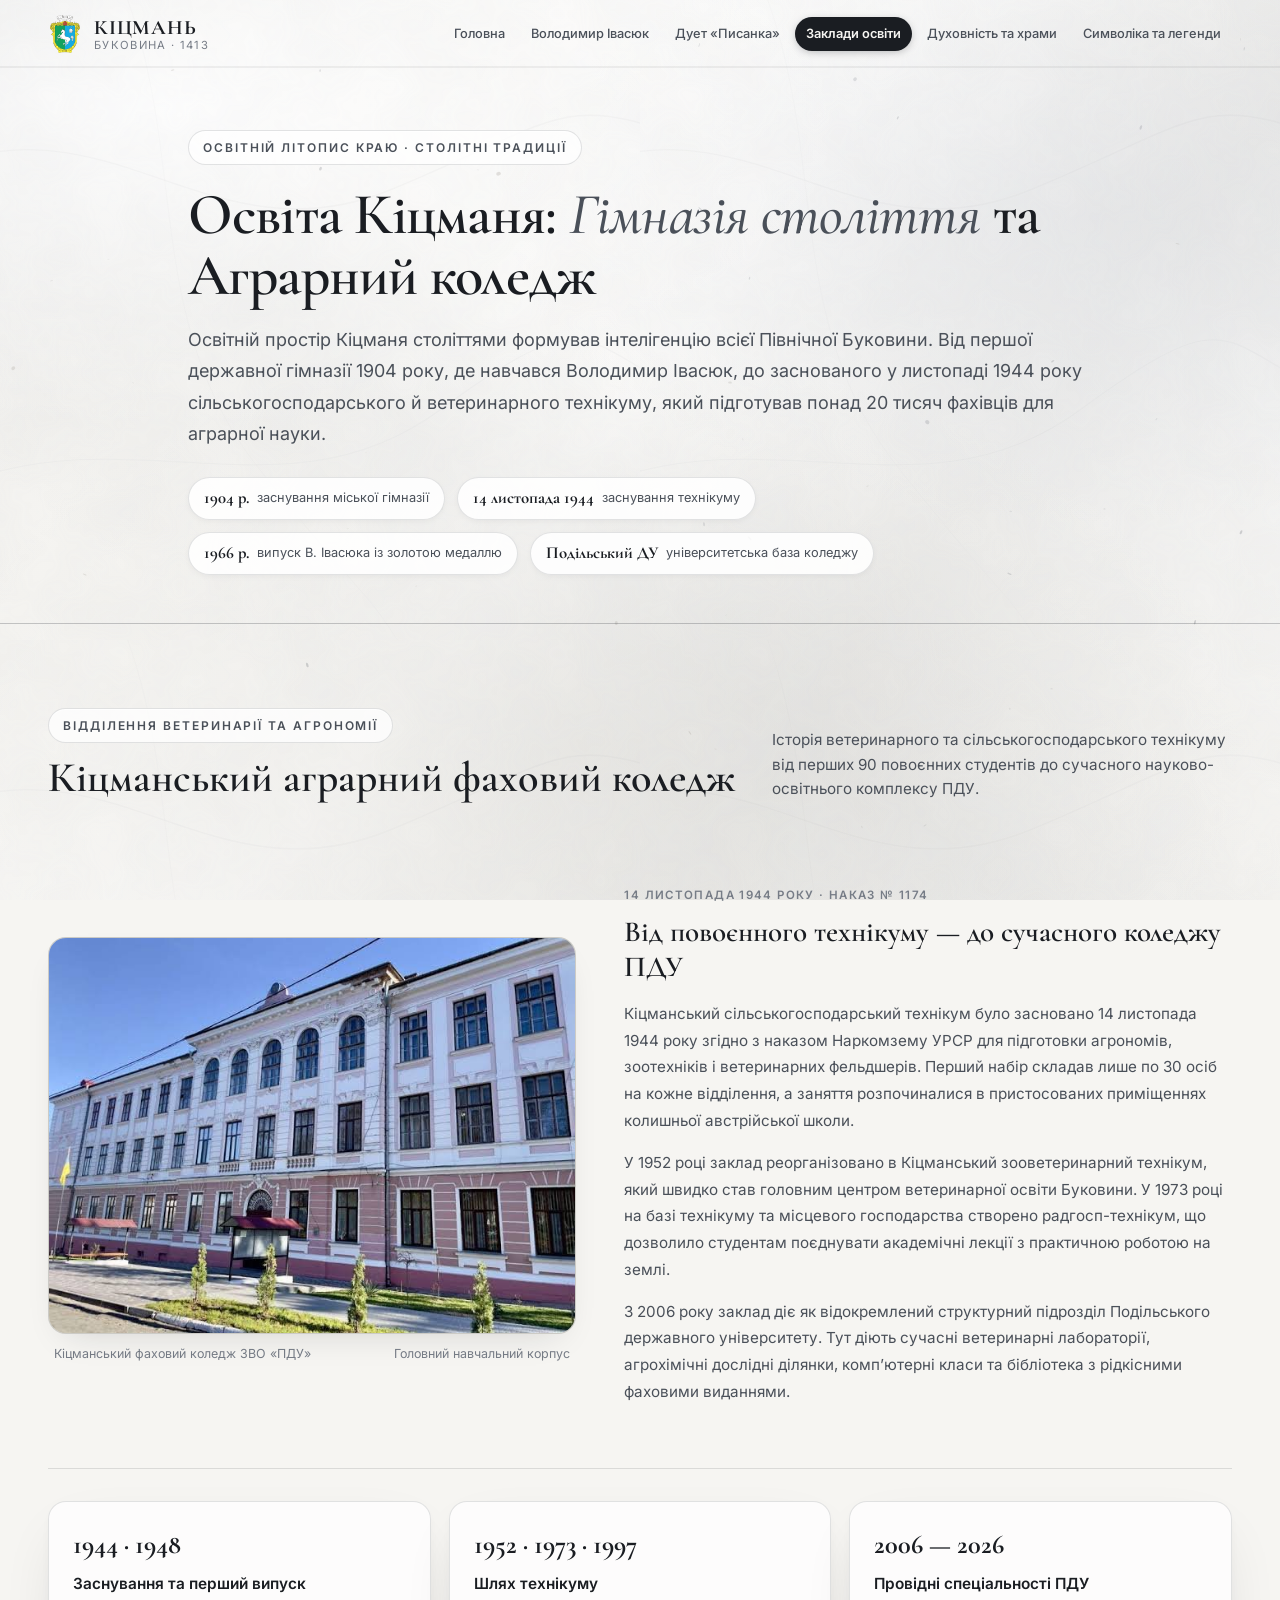
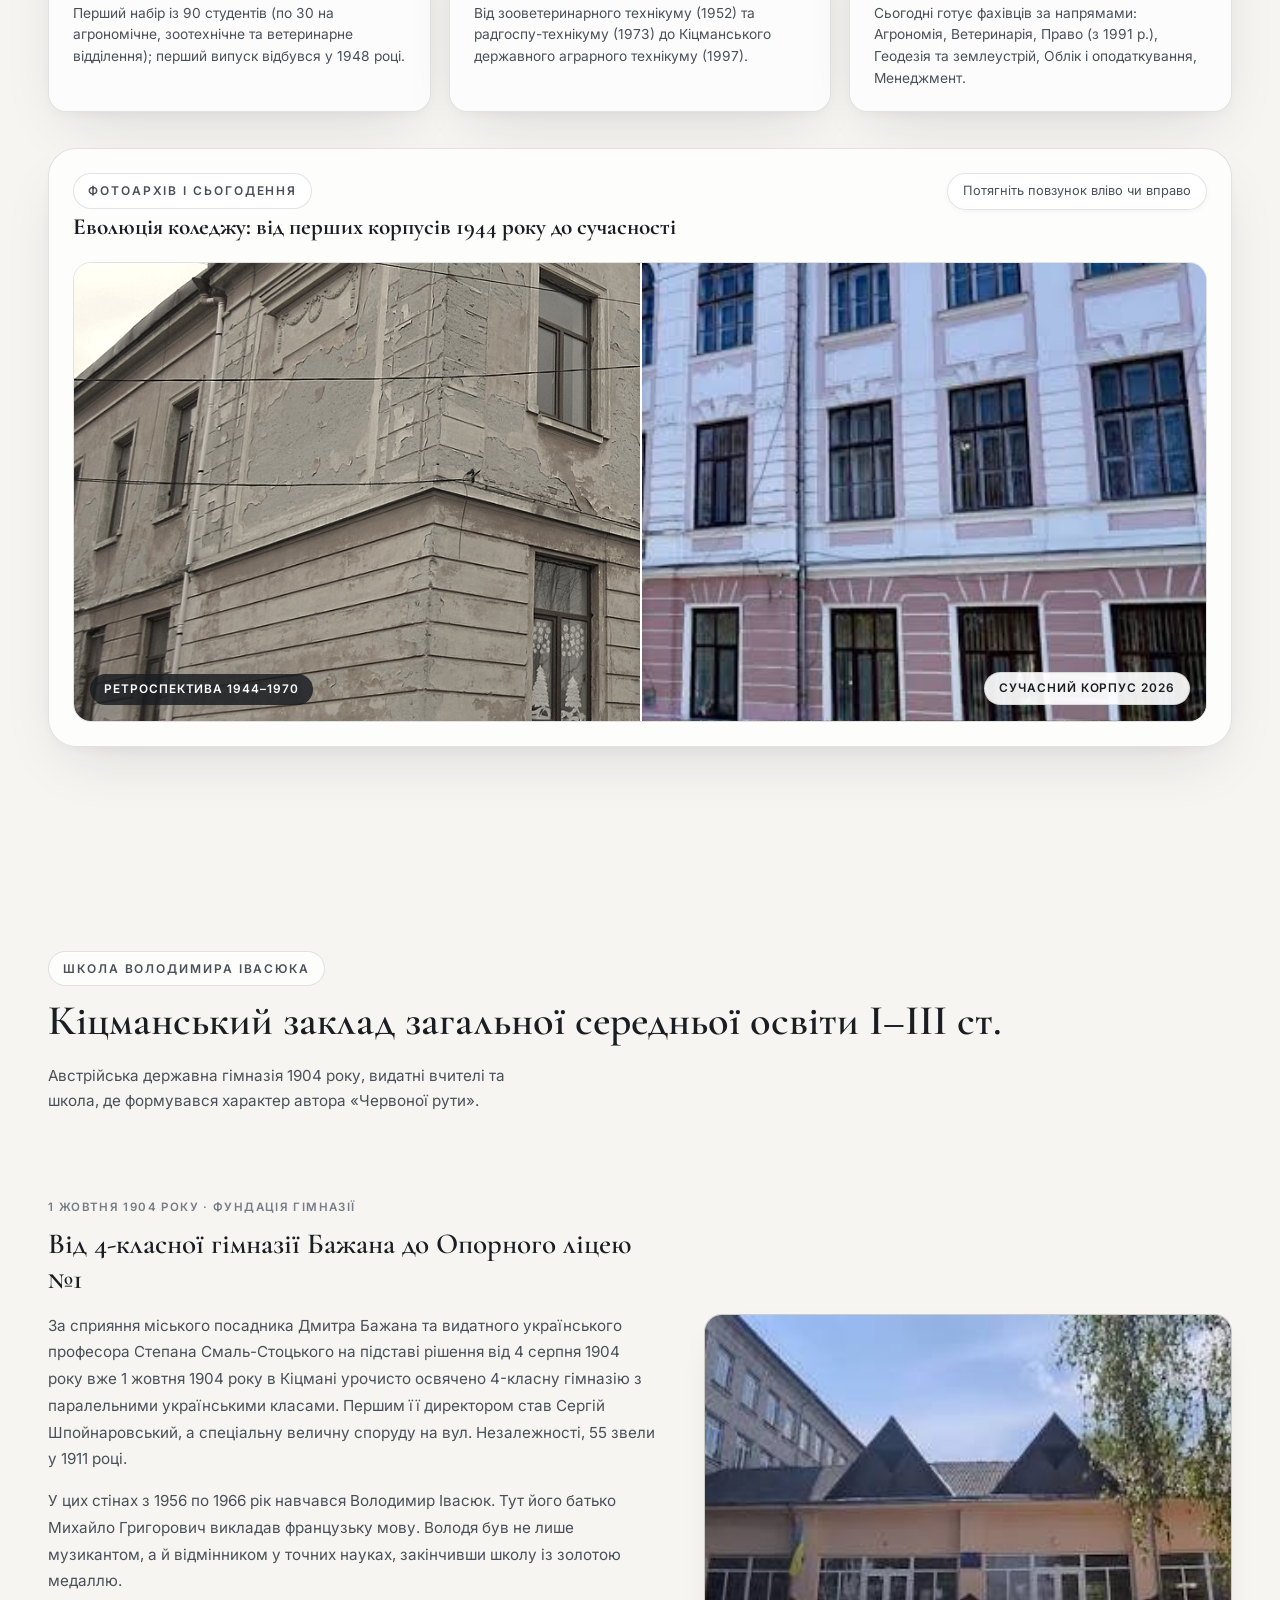
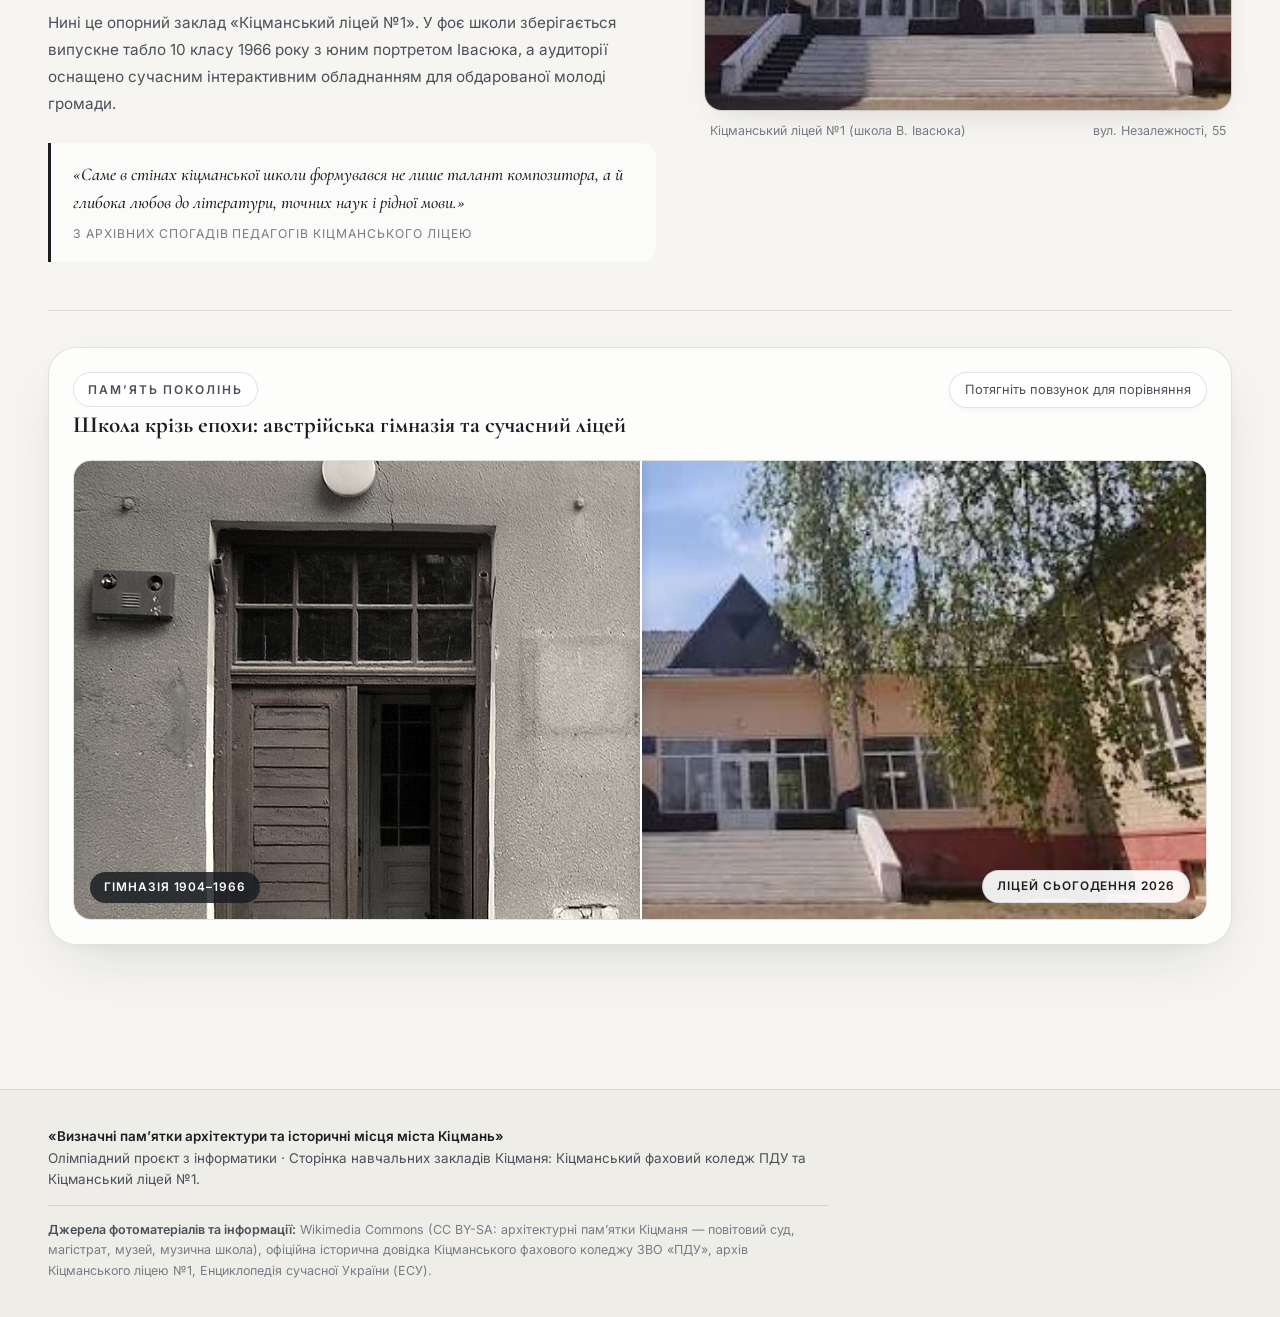
<file: education.html>
<!DOCTYPE html>
<html lang="uk">
  <head>
    <meta charset="UTF-8" />
    <meta name="viewport" content="width=device-width, initial-scale=1.0" />
    <title>Заклади освіти Кіцманя — Коледж та Гімназія | Визначні місця Кіцманя</title>
    <meta
      name="description"
      content="Історія освітніх закладів Кіцманя: Аграрний фаховий коледж (веттехнікум 1944 р.) та Кіцманський ліцей (гімназія 1904 р., де вчився В. Івасюк). Фотографії було і зараз."
    />
    <link rel="stylesheet" href="css/fonts.css" />
    <link rel="stylesheet" href="css/styles.css" />
  </head>
  <body>
    <div class="marble-canvas-bg" aria-hidden="true"></div>
    <div class="marble-veins-overlay" aria-hidden="true"></div>
    <canvas id="antique-ash-canvas" class="antique-ash-canvas" aria-hidden="true"></canvas>

    <!-- Fixed Marble Header -->
    <header class="topbar" id="topbar">
      <div class="container topbar-inner">
        <a href="index.html" class="brand-mark" aria-label="На головну сторінку Кіцманя">
          <img
            src="images/kitsman-herb.png"
            alt="Герб міста Кіцмань"
            class="brand-crest"
          />
          <span class="brand-text">
            <span class="brand-title">Кіцмань</span>
            <span class="brand-sub">Буковина · 1413</span>
          </span>
        </a>

        <nav class="topnav" aria-label="Головна навігація">
          <a href="index.html">Головна</a>
          <a href="ivasyuk.html">Володимир Івасюк</a>
          <a href="pysanka.html">Дует «Писанка»</a>
          <a href="education.html" class="is-current">Заклади освіти</a>
          <a href="spirituality.html">Духовність та храми</a>
          <a href="symbols.html">Символіка та легенди</a>
        </nav>
      </div>
      <div class="scroll-progress-track" aria-hidden="true">
        <div class="scroll-progress-bar" id="scroll-progress-bar"></div>
      </div>
    </header>

    <main>
      <!-- Subpage Hero -->
      <section class="subpage-hero" aria-label="Заклади освіти міста Кіцмань">
        <div class="container subpage-hero-grid subpage-hero-grid--single">
          <div class="subpage-editorial reveal-on-scroll">
            <span class="stone-kicker">ОСВІТНІЙ ЛІТОПИС КРАЮ · СТОЛІТНІ ТРАДИЦІЇ</span>
            <h1 class="hero-title">
              Освіта Кіцманя: <em>Гімназія століття</em> та Аграрний коледж
            </h1>
            <p class="subpage-lead">
              Освітній простір Кіцманя століттями формував інтелігенцію всієї
              Північної Буковини. Від першої державної гімназії 1904 року, де
              навчався Володимир Івасюк, до заснованого у листопаді 1944 року
              сільськогосподарського й ветеринарного технікуму, який підготував
              понад 20 тисяч фахівців для аграрної науки.
            </p>

            <div class="subpage-pill-stats">
              <span class="stat-pill">
                <strong>1904 р.</strong> заснування міської гімназії
              </span>
              <span class="stat-pill">
                <strong>14 листопада 1944</strong> заснування технікуму
              </span>
              <span class="stat-pill">
                <strong>1966 р.</strong> випуск В. Івасюка із золотою медаллю
              </span>
              <span class="stat-pill">
                <strong>Подільський ДУ</strong> університетська база коледжу
              </span>
            </div>
          </div>
        </div>
      </section>

      <!-- Section 1: Kitsman Agrarian College (former Zoo-Veterinary Tekhnikum) -->
      <section class="section-block" id="college">
        <div class="container">
          <div class="section-header reveal-on-scroll">
            <div>
              <span class="stone-kicker">ВІДДІЛЕННЯ ВЕТЕРИНАРІЇ ТА АГРОНОМІЇ</span>
              <h2 class="section-title">Кіцманський аграрний фаховий коледж</h2>
            </div>
            <p class="section-subtitle">
              Історія ветеринарного та сільськогосподарського технікуму від
              перших 90 повоєнних студентів до сучасного науково-освітнього
              комплексу ПДУ.
            </p>
          </div>

          <article class="story-diptych reveal-on-scroll">
            <figure class="story-frame">
              <div class="story-media-wrap">
                <img
                  src="images/kitsman-college-real.jpg"
                  alt="Головний корпус Кіцманського фахового коледжу ЗВО «ПДУ»"
                  loading="lazy"
                />
              </div>
              <figcaption>
                <span>Кіцманський фаховий коледж ЗВО «ПДУ»</span>
                <span>Головний навчальний корпус</span>
              </figcaption>
            </figure>

            <div class="story-body">
              <span class="story-meta-badge">14 ЛИСТОПАДА 1944 РОКУ · НАКАЗ № 1174</span>
              <h3>Від повоєнного технікуму — до сучасного коледжу ПДУ</h3>
              <p>
                Кіцманський сільськогосподарський технікум було засновано 14
                листопада 1944 року згідно з наказом Наркомзему УРСР для
                підготовки агрономів, зоотехніків і ветеринарних фельдшерів.
                Перший набір складав лише по 30 осіб на кожне відділення, а
                заняття розпочиналися в пристосованих приміщеннях колишньої
                австрійської школи.
              </p>
              <p>
                У 1952 році заклад реорганізовано в Кіцманський зооветеринарний
                технікум, який швидко став головним центром ветеринарної освіти
                Буковини. У 1973 році на базі технікуму та місцевого господарства
                створено радгосп-технікум, що дозволило студентам поєднувати
                академічні лекції з практичною роботою на землі.
              </p>
              <p>
                З 2006 року заклад діє як відокремлений структурний підрозділ
                Подільського державного університету. Тут діють сучасні
                ветеринарні лабораторії, агрохімічні дослідні ділянки,
                комп’ютерні класи та бібліотека з рідкісними фаховими виданнями.
              </p>
            </div>
          </article>

          <div class="bento-facts-strip reveal-on-scroll" style="margin-bottom: 36px;">
            <div class="bento-fact-card">
              <span class="bento-fact-year">1944 · 1948</span>
              <h4>Заснування та перший випуск</h4>
              <p>Перший набір із 90 студентів (по 30 на агрономічне, зоотехнічне та ветеринарне відділення); перший випуск відбувся у 1948 році.</p>
            </div>
            <div class="bento-fact-card">
              <span class="bento-fact-year">1952 · 1973 · 1997</span>
              <h4>Шлях технікуму</h4>
              <p>Від зооветеринарного технікуму (1952) та радгоспу-технікуму (1973) до Кіцманського державного аграрного технікуму (1997).</p>
            </div>
            <div class="bento-fact-card">
              <span class="bento-fact-year">2006 — 2026</span>
              <h4>Провідні спеціальності ПДУ</h4>
              <p>Сьогодні готує фахівців за напрямами: Агрономія, Ветеринарія, Право (з 1991 р.), Геодезія та землеустрій, Облік і оподаткування, Менеджмент.</p>
            </div>
          </div>

          <!-- Interactive Comparison Box for College -->
          <div class="compare-container reveal-on-scroll">
            <div class="compare-head">
              <div>
                <span class="stone-kicker">ФОТОАРХІВ І СЬОГОДЕННЯ</span>
                <h3 style="margin: 0; font-family: var(--font-serif); font-size: 1.45rem;">
                  Еволюція коледжу: від перших корпусів 1944 року до сучасності
                </h3>
              </div>
              <span class="stat-pill">Потягніть повзунок вліво чи вправо</span>
            </div>

            <div class="compare-stage">
              <!-- Before (Historical Archive) -->
              <div class="compare-pane compare-pane--before">
                <img
                  src="images/povitovyi-sud.jpg"
                  alt="Історичний вигляд Кіцманського сільськогосподарського технікуму"
                />
              </div>

              <!-- After (Modern Campus) -->
              <div class="compare-pane compare-pane--after">
                <img
                  src="images/kitsman-college-real.jpg"
                  alt="Сучасний корпус Кіцманського фахового коледжу"
                />
              </div>

              <div class="compare-handle-line"></div>
              <div class="compare-handle-btn" aria-hidden="true">↔</div>

              <span class="compare-badge compare-badge--left">Ретроспектива 1944–1970</span>
              <span class="compare-badge compare-badge--right">Сучасний корпус 2026</span>

              <input
                type="range"
                min="0"
                max="100"
                value="50"
                class="compare-range"
                aria-label="Порівняння історичного та сучасного вигляду коледжу"
              />
            </div>
          </div>
        </div>
      </section>

      <!-- Section 2: Kitsman Gymnasium / Lyceum -->
      <section class="section-block" id="school">
        <div class="container">
          <div class="section-header reveal-on-scroll">
            <div>
              <span class="stone-kicker">ШКОЛА ВОЛОДИМИРА ІВАСЮКА</span>
              <h2 class="section-title">Кіцманський заклад загальної середньої освіти I–III ст.</h2>
            </div>
            <p class="section-subtitle">
              Австрійська державна гімназія 1904 року, видатні вчителі та школа,
              де формувався характер автора «Червоної рути».
            </p>
          </div>

          <article class="story-diptych story-diptych--reverse reveal-on-scroll">
            <figure class="story-frame">
              <div class="story-media-wrap">
                <img
                  src="images/kitsman-school-real.jpg"
                  alt="Опорний заклад «Кіцманський ліцей №1» — головний корпус"
                  loading="lazy"
                />
              </div>
              <figcaption>
                <span>Кіцманський ліцей №1 (школа В. Івасюка)</span>
                <span>вул. Незалежності, 55</span>
              </figcaption>
            </figure>

            <div class="story-body">
              <span class="story-meta-badge">1 ЖОВТНЯ 1904 РОКУ · ФУНДАЦІЯ ГІМНАЗІЇ</span>
              <h3>Від 4-класної гімназії Бажана до Опорного ліцею №1</h3>
              <p>
                За сприяння міського посадника Дмитра Бажана та видатного
                українського професора Степана Смаль-Стоцького на підставі рішення
                від 4 серпня 1904 року вже 1 жовтня 1904 року в Кіцмані урочисто
                освячено 4-класну гімназію з паралельними українськими класами.
                Першим її директором став Сергій Шпойнаровський, а спеціальну
                величну споруду на вул. Незалежності, 55 звели у 1911 році.
              </p>
              <p>
                У цих стінах з 1956 по 1966 рік навчався Володимир Івасюк. Тут
                його батько Михайло Григорович викладав французьку мову. Володя
                був не лише музикантом, а й відмінником у точних науках,
                закінчивши школу із золотою медаллю.
              </p>
              <p>
                Нині це опорний заклад «Кіцманський ліцей №1». У фоє школи
                зберігається випускне табло 10 класу 1966 року з юним портретом
                Івасюка, а аудиторії оснащено сучасним інтерактивним обладнанням
                для обдарованої молоді громади.
              </p>
              <blockquote class="editorial-pullquote">
                «Саме в стінах кіцманської школи формувався не лише талант композитора, а й глибока любов до літератури, точних наук і рідної мови.»
                <cite>З архівних спогадів педагогів Кіцманського ліцею</cite>
              </blockquote>
            </div>
          </article>

          <!-- Interactive Comparison Box for School -->
          <div class="compare-container reveal-on-scroll">
            <div class="compare-head">
              <div>
                <span class="stone-kicker">ПАМ’ЯТЬ ПОКОЛІНЬ</span>
                <h3 style="margin: 0; font-family: var(--font-serif); font-size: 1.45rem;">
                  Школа крізь епохи: австрійська гімназія та сучасний ліцей
                </h3>
              </div>
              <span class="stat-pill">Потягніть повзунок для порівняння</span>
            </div>

            <div class="compare-stage">
              <!-- Before (Historical Archive) -->
              <div class="compare-pane compare-pane--before">
                <img
                  src="images/museum.jpg"
                  alt="Старовинний корпус Кіцманської гімназії"
                />
              </div>

              <!-- After (Modern School) -->
              <div class="compare-pane compare-pane--after">
                <img
                  src="images/kitsman-school-real.jpg"
                  alt="Сучасний Кіцманський ліцей №1"
                />
              </div>

              <div class="compare-handle-line"></div>
              <div class="compare-handle-btn" aria-hidden="true">↔</div>

              <span class="compare-badge compare-badge--left">Гімназія 1904–1966</span>
              <span class="compare-badge compare-badge--right">Ліцей сьогодення 2026</span>

              <input
                type="range"
                min="0"
                max="100"
                value="50"
                class="compare-range"
                aria-label="Порівняння історичного та сучасного вигляду школи"
              />
            </div>
          </div>
        </div>
      </section>
    </main>

    <footer class="site-footer">
      <div class="container footer-inner">
        <div class="footer-meta">
          <strong>«Визначні пам’ятки архітектури та історичні місця міста Кіцмань»</strong>
          <br />
          Олімпіадний проєкт з інформатики · Сторінка навчальних закладів Кіцманя: Кіцманський фаховий коледж ПДУ та Кіцманський ліцей №1.
          <div class="footer-sources">
            <strong>Джерела фотоматеріалів та інформації:</strong>
            Wikimedia Commons (CC BY-SA: архітектурні пам’ятки Кіцманя — повітовий суд, магістрат, музей, музична школа), офіційна історична довідка Кіцманського фахового коледжу ЗВО «ПДУ», архів Кіцманського ліцею №1, Енциклопедія сучасної України (ЕСУ).
          </div>
        </div>
      </div>
    </footer>

    <script src="js/ash-particles.js"></script>
    <script src="js/data.js"></script>
    <script src="js/main.js"></script>
  </body>
</html>
</file>
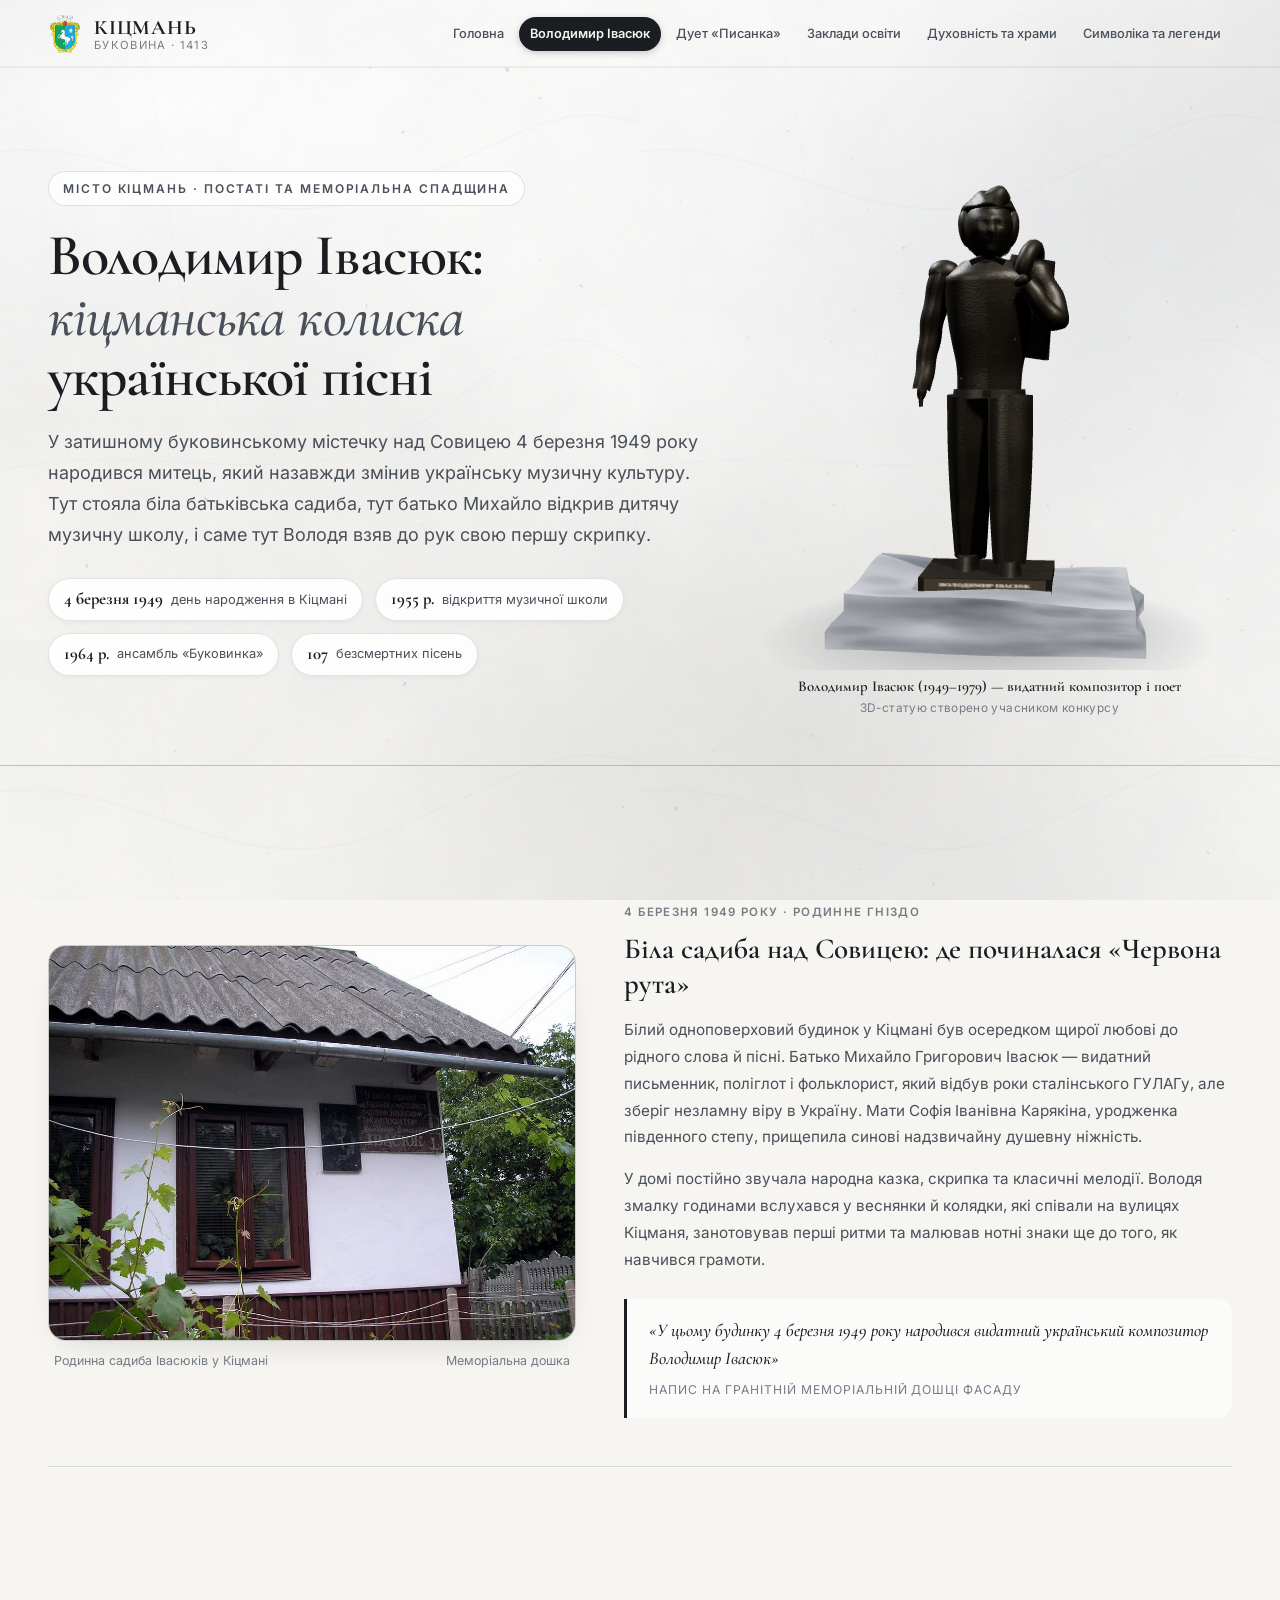
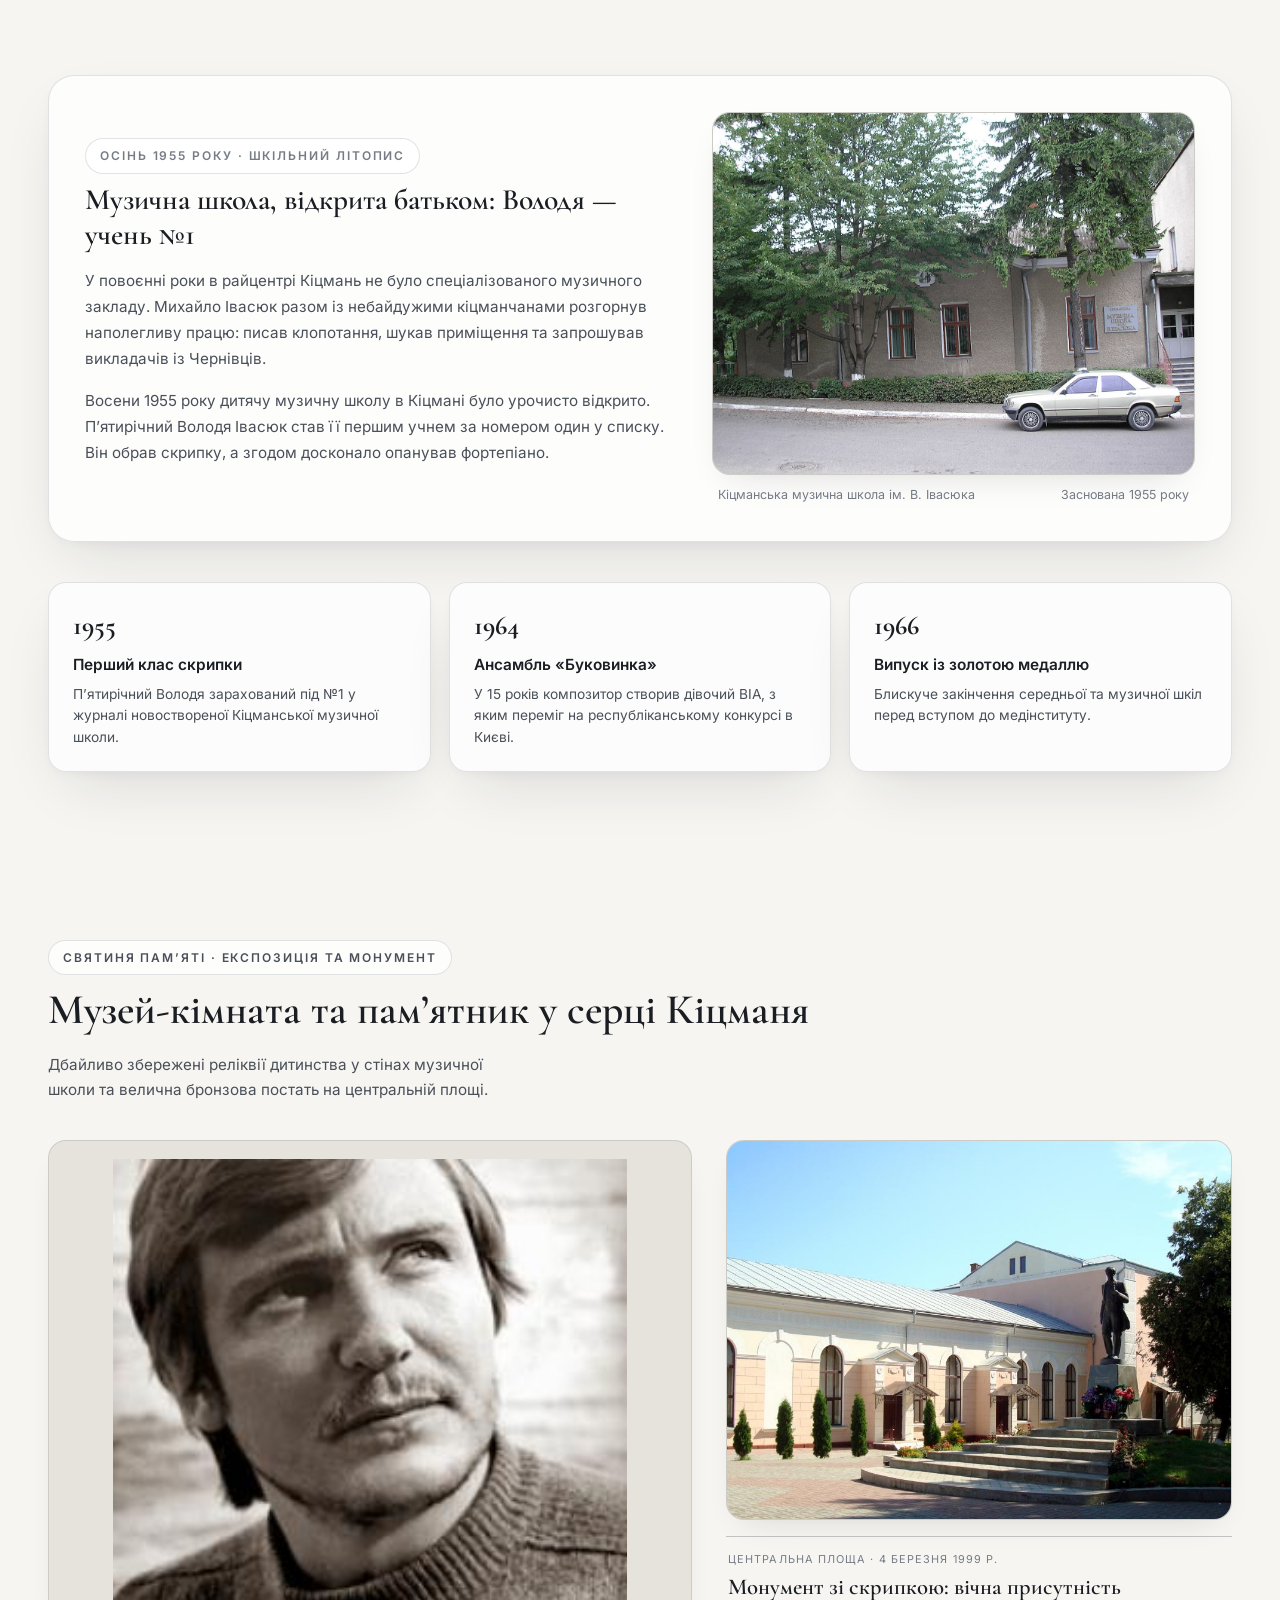
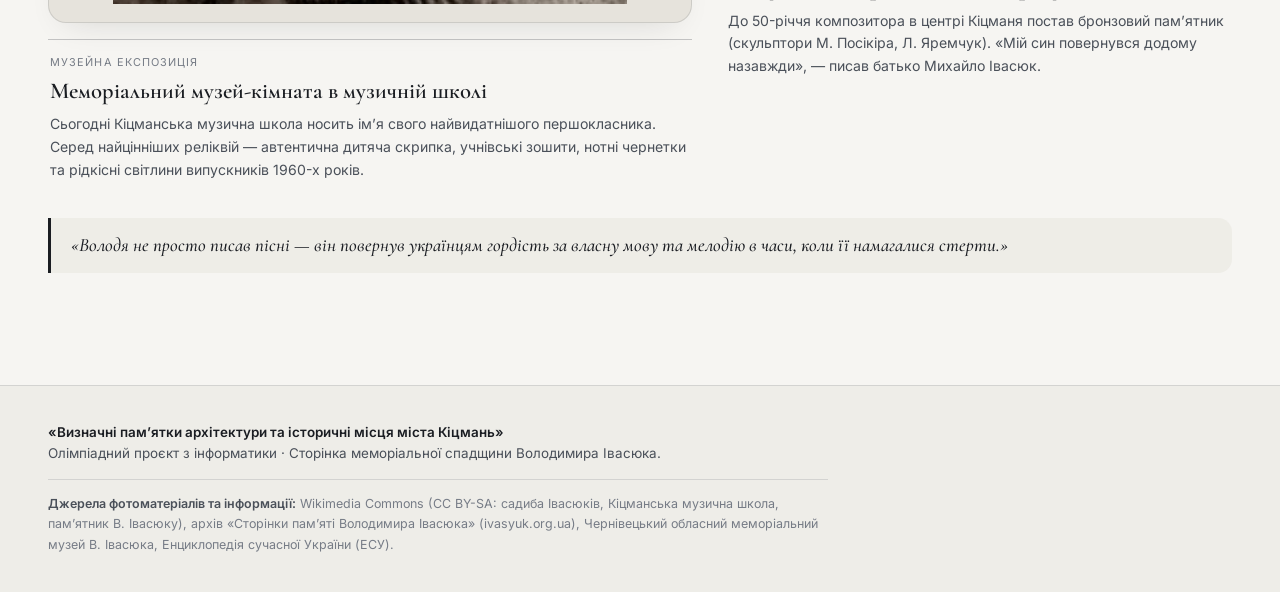
<file: ivasyuk.html>
<!DOCTYPE html>
<html lang="uk">
  <head>
    <meta charset="UTF-8" />
    <meta name="viewport" content="width=device-width, initial-scale=1.0" />
    <title>Володимир Івасюк — Кіцманська колиска генія | Визначні місця Кіцманя</title>
    <meta
      name="description"
      content="Родинна садиба, дитяча музична школа та меморіальний музей Володимира Івасюка в Кіцмані. Інтерактивна 3D-модель та історія становлення композитора."
    />
    <link rel="stylesheet" href="css/fonts.css" />
    <link rel="stylesheet" href="css/styles.css" />
  </head>
  <body>
    <div class="marble-canvas-bg" aria-hidden="true"></div>
    <div class="marble-veins-overlay" aria-hidden="true"></div>
    <canvas id="antique-ash-canvas" class="antique-ash-canvas" aria-hidden="true"></canvas>

    <!-- Fixed Marble Header -->
    <header class="topbar" id="topbar">
      <div class="container topbar-inner">
        <a href="index.html" class="brand-mark" aria-label="На головну сторінку Кіцманя">
          <img
            src="images/kitsman-herb.png"
            alt="Герб міста Кіцмань"
            class="brand-crest"
          />
          <span class="brand-text">
            <span class="brand-title">Кіцмань</span>
            <span class="brand-sub">Буковина · 1413</span>
          </span>
        </a>

        <nav class="topnav" aria-label="Головна навігація">
          <a href="index.html">Головна</a>
          <a href="ivasyuk.html" class="is-current">Володимир Івасюк</a>
          <a href="pysanka.html">Дует «Писанка»</a>
          <a href="education.html">Заклади освіти</a>
          <a href="spirituality.html">Духовність та храми</a>
          <a href="symbols.html">Символіка та легенди</a>
        </nav>
      </div>
      <div class="scroll-progress-track" aria-hidden="true">
        <div class="scroll-progress-bar" id="scroll-progress-bar"></div>
      </div>
    </header>

    <main>
      <!-- Subpage Hero with Subtle Cursor-Reacting 3D Model -->
      <section class="subpage-hero" aria-label="Володимир Івасюк — Кіцманська спадщина">
        <div class="container subpage-hero-grid">
          <div class="subpage-editorial reveal-on-scroll">
            <span class="stone-kicker">МІСТО КІЦМАНЬ · ПОСТАТІ ТА МЕМОРІАЛЬНА СПАДЩИНА</span>
            <h1 class="hero-title">
              Володимир Івасюк: <em>кіцманська колиска</em> української пісні
            </h1>
            <p class="subpage-lead">
              У затишному буковинському містечку над Совицею 4 березня 1949 року
              народився митець, який назавжди змінив українську музичну культуру.
              Тут стояла біла батьківська садиба, тут батько Михайло відкрив
              дитячу музичну школу, і саме тут Володя взяв до рук свою першу скрипку.
            </p>

            <div class="subpage-pill-stats">
              <span class="stat-pill">
                <strong>4 березня 1949</strong> день народження в Кіцмані
              </span>
              <span class="stat-pill">
                <strong>1955 р.</strong> відкриття музичної школи
              </span>
              <span class="stat-pill">
                <strong>1964 р.</strong> ансамбль «Буковинка»
              </span>
              <span class="stat-pill">
                <strong>107</strong> безсмертних пісень
              </span>
            </div>
          </div>

          <!-- 3D Statue (Same monument from main page, cursor-follow mode) -->
          <div class="ivasyuk-3d-col reveal-on-scroll">
            <div class="ivasyuk-3d-stage" id="ivasyuk-3d-stage"></div>
            <div class="statue-caption-note">
              <span class="statue-caption-name">Володимир Івасюк (1949–1979) — видатний композитор і поет</span>
              <span class="statue-caption-author">3D-статую створено учасником конкурсу</span>
            </div>
          </div>
        </div>
      </section>

      <!-- Section 1: The Family House -->
      <section class="section-block" id="house">
        <div class="container">
          <article class="story-diptych reveal-on-scroll">
            <figure class="story-frame">
              <div class="story-media-wrap">
                <img
                  src="images/ivasiuk-house.jpg"
                  alt="Родинний будинок Володимира Івасюка в Кіцмані"
                  loading="lazy"
                />
              </div>
              <figcaption>
                <span>Родинна садиба Івасюків у Кіцмані</span>
                <span>Меморіальна дошка</span>
              </figcaption>
            </figure>

            <div class="story-body">
              <span class="story-meta-badge">4 БЕРЕЗНЯ 1949 РОКУ · РОДИННЕ ГНІЗДО</span>
              <h3>Біла садиба над Совицею: де починалася «Червона рута»</h3>
              <p>
                Білий одноповерховий будинок у Кіцмані був осередком щирої
                любові до рідного слова й пісні. Батько Михайло Григорович Івасюк
                — видатний письменник, поліглот і фольклорист, який відбув роки
                сталінського ГУЛАГу, але зберіг незламну віру в Україну. Мати
                Софія Іванівна Карякіна, уродженка південного степу, прищепила
                синові надзвичайну душевну ніжність.
              </p>
              <p>
                У домі постійно звучала народна казка, скрипка та класичні
                мелодії. Володя змалку годинами вслухався у веснянки й колядки,
                які співали на вулицях Кіцманя, занотовував перші ритми та малював
                нотні знаки ще до того, як навчився грамоти.
              </p>
              <blockquote class="editorial-pullquote">
                «У цьому будинку 4 березня 1949 року народився видатний український композитор Володимир Івасюк»
                <cite>Напис на гранітній меморіальній дошці фасаду</cite>
              </blockquote>
            </div>
          </article>
        </div>
      </section>

      <!-- Section 2: Music School founded by Father (Contrasting Dark Spotlight + Bento Strip) -->
      <section class="section-block" id="music-school">
        <div class="container">
          <article class="archive-spotlight reveal-on-scroll">
            <div class="story-body">
              <span class="stone-kicker">ОСІНЬ 1955 РОКУ · ШКІЛЬНИЙ ЛІТОПИС</span>
              <h3>Музична школа, відкрита батьком: Володя — учень №1</h3>
              <p>
                У повоєнні роки в райцентрі Кіцмань не було спеціалізованого
                музичного закладу. Михайло Івасюк разом із небайдужими
                кіцманчанами розгорнув наполегливу працю: писав клопотання,
                шукав приміщення та запрошував викладачів із Чернівців.
              </p>
              <p>
                Восени 1955 року дитячу музичну школу в Кіцмані було урочисто
                відкрито. П’ятирічний Володя Івасюк став її першим учнем за
                номером один у списку. Він обрав скрипку, а згодом досконало
                опанував фортепіано.
              </p>
            </div>

            <figure class="story-frame">
              <div class="story-media-wrap">
                <img
                  src="images/music-school.jpg"
                  alt="Кіцманська дитяча музична школа імені Володимира Івасюка"
                  loading="lazy"
                />
              </div>
              <figcaption>
                <span>Кіцманська музична школа ім. В. Івасюка</span>
                <span>Заснована 1955 року</span>
              </figcaption>
            </figure>
          </article>

          <div class="bento-facts-strip reveal-on-scroll">
            <div class="bento-fact-card">
              <span class="bento-fact-year">1955</span>
              <h4>Перший клас скрипки</h4>
              <p>П’ятирічний Володя зарахований під №1 у журналі новоствореної Кіцманської музичної школи.</p>
            </div>
            <div class="bento-fact-card">
              <span class="bento-fact-year">1964</span>
              <h4>Ансамбль «Буковинка»</h4>
              <p>У 15 років композитор створив дівочий ВІА, з яким переміг на республіканському конкурсі в Києві.</p>
            </div>
            <div class="bento-fact-card">
              <span class="bento-fact-year">1966</span>
              <h4>Випуск із золотою медаллю</h4>
              <p>Блискуче закінчення середньої та музичної шкіл перед вступом до медінституту.</p>
            </div>
          </div>
        </div>
      </section>

      <!-- Section 3: Memorial Museum Room & Monument Gallery -->
      <section class="section-block" id="museum-room">
        <div class="container">
          <div class="section-header reveal-on-scroll">
            <div>
              <span class="stone-kicker">СВЯТИНЯ ПАМ’ЯТІ · ЕКСПОЗИЦІЯ ТА МОНУМЕНТ</span>
              <h2 class="section-title">Музей-кімната та пам’ятник у серці Кіцманя</h2>
            </div>
            <p class="section-subtitle">
              Дбайливо збережені реліквії дитинства у стінах музичної школи та велична бронзова постать на центральній площі.
            </p>
          </div>

          <div class="heritage-duo reveal-on-scroll">
            <article class="heritage-card">
              <div class="heritage-card-media heritage-card-media--contain">
                <img
                  src="images/ivasyuk-portrait.jpg"
                  alt="Володимир Івасюк — архівний портрет композитора"
                  loading="lazy"
                />
              </div>
              <div class="heritage-card-body">
                <span class="spec-label">МУЗЕЙНА ЕКСПОЗИЦІЯ</span>
                <h3>Меморіальний музей-кімната в музичній школі</h3>
                <p>
                  Сьогодні Кіцманська музична школа носить ім’я свого найвидатнішого першокласника. Серед найцінніших реліквій — автентична дитяча скрипка, учнівські зошити, нотні чернетки та рідкісні світлини випускників 1960-х років.
                </p>
              </div>
            </article>

            <article class="heritage-card">
              <div class="heritage-card-media">
                <img
                  src="images/ivasiuk-monument-2.jpg"
                  alt="Бронзовий монумент Володимиру Івасюку в центрі Кіцманя"
                  loading="lazy"
                />
              </div>
              <div class="heritage-card-body">
                <span class="spec-label">ЦЕНТРАЛЬНА ПЛОЩА · 4 БЕРЕЗНЯ 1999 Р.</span>
                <h3>Монумент зі скрипкою: вічна присутність</h3>
                <p>
                  До 50-річчя композитора в центрі Кіцманя постав бронзовий пам’ятник (скульптори М. Посікіра, Л. Яремчук). «Мій син повернувся додому назавжди», — писав батько Михайло Івасюк.
                </p>
              </div>
            </article>
          </div>

          <blockquote class="essay-quote reveal-on-scroll" style="margin-top: 36px;">
            «Володя не просто писав пісні — він повернув українцям гордість за власну мову та мелодію в часи, коли її намагалися стерти.»
          </blockquote>
        </div>
      </section>
    </main>

    <footer class="site-footer">
      <div class="container footer-inner">
        <div class="footer-meta">
          <strong>«Визначні пам’ятки архітектури та історичні місця міста Кіцмань»</strong>
          <br />
          Олімпіадний проєкт з інформатики · Сторінка меморіальної спадщини Володимира Івасюка.
          <div class="footer-sources">
            <strong>Джерела фотоматеріалів та інформації:</strong>
            Wikimedia Commons (CC BY-SA: садиба Івасюків, Кіцманська музична школа, пам’ятник В. Івасюку), архів «Сторінки пам’яті Володимира Івасюка» (ivasyuk.org.ua), Чернівецький обласний меморіальний музей В. Івасюка, Енциклопедія сучасної України (ЕСУ).
          </div>
        </div>
      </div>
    </footer>

    <script src="js/vendor/three.min.js"></script>
    <script src="js/ash-particles.js"></script>
    <script src="js/data.js"></script>
    <script src="js/statue3d.js"></script>
    <script src="js/main.js"></script>
  </body>
</html>
</file>
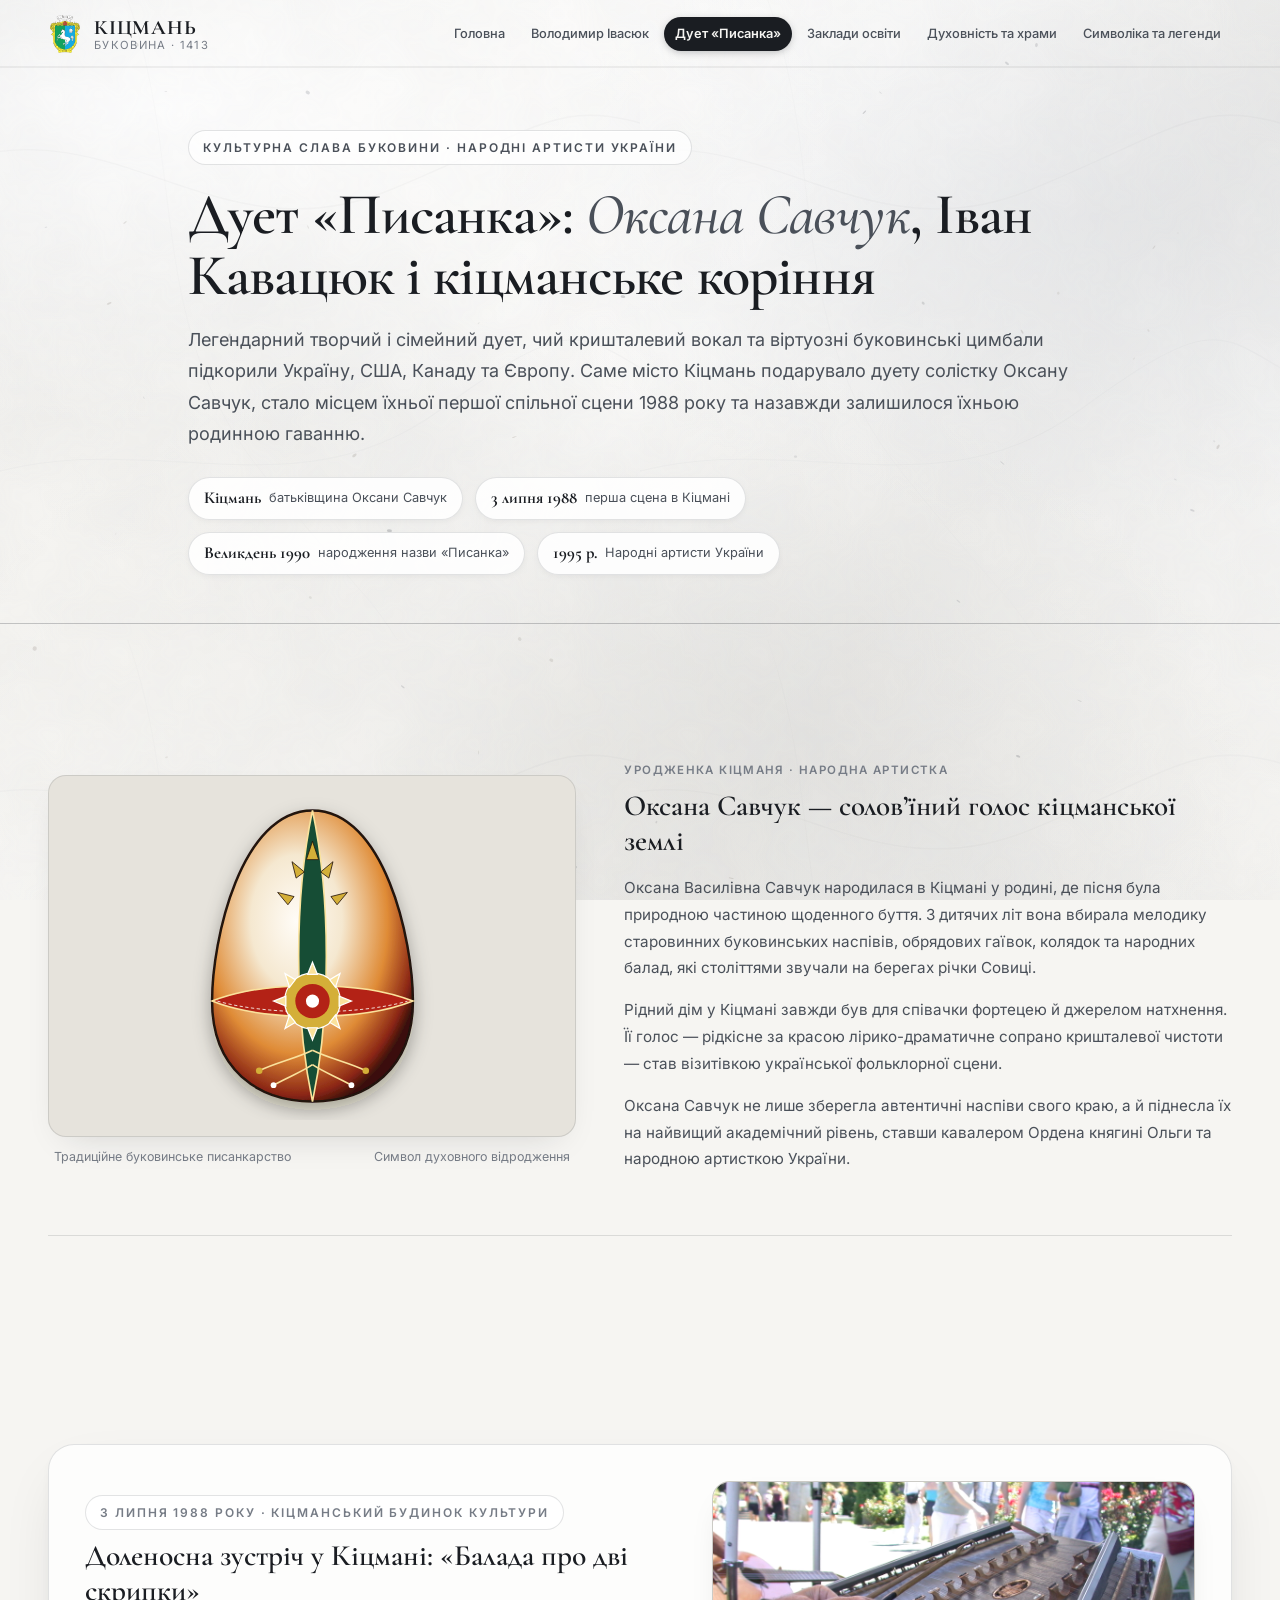
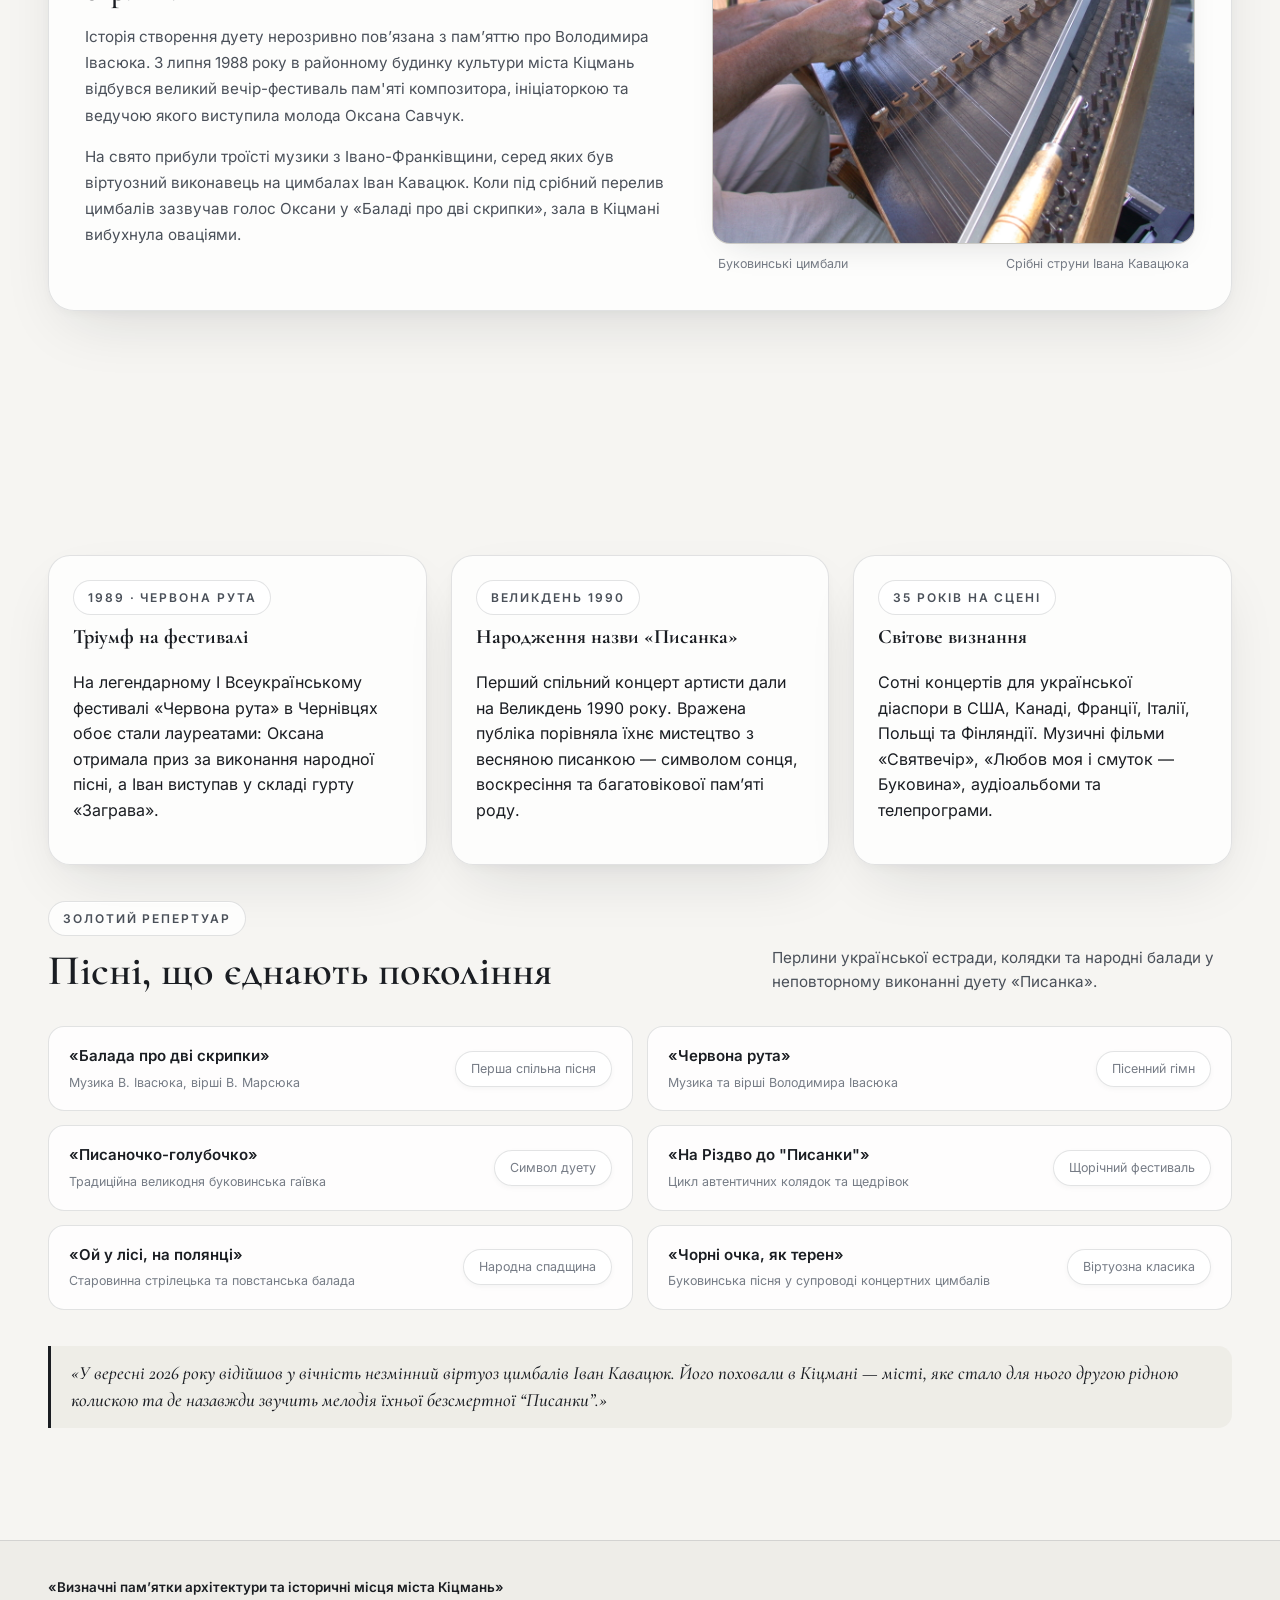
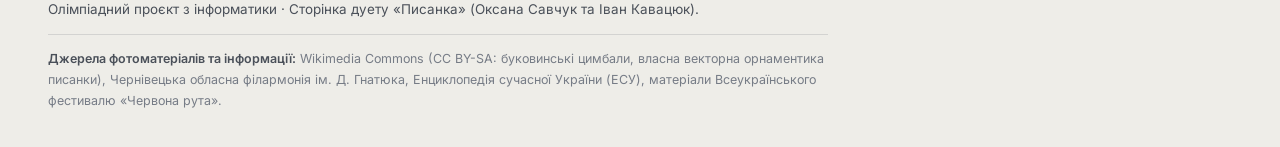
<file: pysanka.html>
<!DOCTYPE html>
<html lang="uk">
  <head>
    <meta charset="UTF-8" />
    <meta name="viewport" content="width=device-width, initial-scale=1.0" />
    <title>Дует «Писанка» — Оксана Савчук та Іван Кавацюк | Визначні місця Кіцманя</title>
    <meta
      name="description"
      content="Історія легендарного дуету «Писанка». Оксана Савчук з Кіцманя, Іван Кавацюк, перша зустріч 1988 року в Кіцмані, цимбали, пісні та світове визнання."
    />
    <link rel="stylesheet" href="css/fonts.css" />
    <link rel="stylesheet" href="css/styles.css" />
  </head>
  <body>
    <div class="marble-canvas-bg" aria-hidden="true"></div>
    <div class="marble-veins-overlay" aria-hidden="true"></div>
    <canvas id="antique-ash-canvas" class="antique-ash-canvas" aria-hidden="true"></canvas>

    <!-- Fixed Marble Header -->
    <header class="topbar" id="topbar">
      <div class="container topbar-inner">
        <a href="index.html" class="brand-mark" aria-label="На головну сторінку Кіцманя">
          <img
            src="images/kitsman-herb.png"
            alt="Герб міста Кіцмань"
            class="brand-crest"
          />
          <span class="brand-text">
            <span class="brand-title">Кіцмань</span>
            <span class="brand-sub">Буковина · 1413</span>
          </span>
        </a>

        <nav class="topnav" aria-label="Головна навігація">
          <a href="index.html">Головна</a>
          <a href="ivasyuk.html">Володимир Івасюк</a>
          <a href="pysanka.html" class="is-current">Дует «Писанка»</a>
          <a href="education.html">Заклади освіти</a>
          <a href="spirituality.html">Духовність та храми</a>
          <a href="symbols.html">Символіка та легенди</a>
        </nav>
      </div>
      <div class="scroll-progress-track" aria-hidden="true">
        <div class="scroll-progress-bar" id="scroll-progress-bar"></div>
      </div>
    </header>

    <main>
      <!-- Subpage Hero -->
      <section class="subpage-hero" aria-label="Дует «Писанка»">
        <div class="container subpage-hero-grid subpage-hero-grid--single">
          <div class="subpage-editorial reveal-on-scroll">
            <span class="stone-kicker">КУЛЬТУРНА СЛАВА БУКОВИНИ · НАРОДНІ АРТИСТИ УКРАЇНИ</span>
            <h1 class="hero-title">
              Дует «Писанка»: <em>Оксана Савчук</em>, Іван Кавацюк і кіцманське коріння
            </h1>
            <p class="subpage-lead">
              Легендарний творчий і сімейний дует, чий кришталевий вокал та
              віртуозні буковинські цимбали підкорили Україну, США, Канаду та Європу.
              Саме місто Кіцмань подарувало дуету солістку Оксану Савчук, стало місцем
              їхньої першої спільної сцени 1988 року та назавжди залишилося їхньою
              родинною гаванню.
            </p>

            <div class="subpage-pill-stats">
              <span class="stat-pill">
                <strong>Кіцмань</strong> батьківщина Оксани Савчук
              </span>
              <span class="stat-pill">
                <strong>3 липня 1988</strong> перша сцена в Кіцмані
              </span>
              <span class="stat-pill">
                <strong>Великдень 1990</strong> народження назви «Писанка»
              </span>
              <span class="stat-pill">
                <strong>1995 р.</strong> Народні артисти України
              </span>
            </div>
          </div>
        </div>
      </section>

      <!-- Section 1: Oksana Savchuk -->
      <section class="section-block" id="oksana-savchuk">
        <div class="container">
          <article class="story-diptych reveal-on-scroll">
            <figure class="story-frame story-frame--contain">
              <div class="story-media-wrap">
                <img
                  src="images/pysanka-ornament.svg"
                  alt="Традиційна буковинська писанка — символ дуету"
                  loading="lazy"
                />
              </div>
              <figcaption>
                <span>Традиційне буковинське писанкарство</span>
                <span>Символ духовного відродження</span>
              </figcaption>
            </figure>

            <div class="story-body">
              <span class="story-meta-badge">УРОДЖЕНКА КІЦМАНЯ · НАРОДНА АРТИСТКА</span>
              <h3>Оксана Савчук — солов’їний голос кіцманської землі</h3>
              <p>
                Оксана Василівна Савчук народилася в Кіцмані у родині, де пісня
                була природною частиною щоденного буття. З дитячих літ вона
                вбирала мелодику старовинних буковинських наспівів, обрядових
                гаївок, колядок та народних балад, які століттями звучали на
                берегах річки Совиці.
              </p>
              <p>
                Рідний дім у Кіцмані завжди був для співачки фортецею й джерелом
                натхнення. Її голос — рідкісне за красою лірико-драматичне
                сопрано кришталевої чистоти — став візитівкою української
                фольклорної сцени.
              </p>
              <p>
                Оксана Савчук не лише зберегла автентичні наспіви свого краю, а
                й піднесла їх на найвищий академічний рівень, ставши кавалером
                Ордена княгині Ольги та народною артисткою України.
              </p>
            </div>
          </article>
        </div>
      </section>

      <!-- Section 2: Historic 1988 Meeting in Kitsman (Dark Spotlight) -->
      <section class="section-block" id="first-meeting">
        <div class="container">
          <article class="archive-spotlight reveal-on-scroll">
            <div class="story-body">
              <span class="stone-kicker">3 ЛИПНЯ 1988 РОКУ · КІЦМАНСЬКИЙ БУДИНОК КУЛЬТУРИ</span>
              <h3>Доленосна зустріч у Кіцмані: «Балада про дві скрипки»</h3>
              <p>
                Історія створення дуету нерозривно пов’язана з пам’яттю про
                Володимира Івасюка. 3 липня 1988 року в районному будинку
                культури міста Кіцмань відбувся великий вечір-фестиваль пам'яті
                композитора, ініціаторкою та ведучою якого виступила молода
                Оксана Савчук.
              </p>
              <p>
                На свято прибули троїсті музики з Івано-Франківщини, серед яких
                був віртуозний виконавець на цимбалах Іван Кавацюк. Коли під
                срібний перелив цимбалів зазвучав голос Оксани у «Баладі про
                дві скрипки», зала в Кіцмані вибухнула оваціями.
              </p>
            </div>

            <figure class="story-frame">
              <div class="story-media-wrap">
                <img
                  src="images/tsymbaly.jpg"
                  alt="Українські цимбали — інструмент Івана Кавацюка"
                  loading="lazy"
                />
              </div>
              <figcaption>
                <span>Буковинські цимбали</span>
                <span>Срібні струни Івана Кавацюка</span>
              </figcaption>
            </figure>
          </article>
        </div>
      </section>

      <!-- Section 3: The Birth of "Pysanka" -->
      <section class="section-block" id="heritage-pysanka">
        <div class="container">
          <div class="duet-features-grid reveal-on-scroll">
            <div class="duet-feature-box">
              <span class="stone-kicker">1989 · ЧЕРВОНА РУТА</span>
              <strong>Тріумф на фестивалі</strong>
              <p>
                На легендарному I Всеукраїнському фестивалі «Червона рута» в
                Чернівцях обоє стали лауреатами: Оксана отримала приз за
                виконання народної пісні, а Іван виступав у складі гурту
                «Заграва».
              </p>
            </div>

            <div class="duet-feature-box">
              <span class="stone-kicker">ВЕЛИКДЕНЬ 1990</span>
              <strong>Народження назви «Писанка»</strong>
              <p>
                Перший спільний концерт артисти дали на Великдень 1990 року.
                Вражена публіка порівняла їхнє мистецтво з весняною писанкою —
                символом сонця, воскресіння та багатовікової пам’яті роду.
              </p>
            </div>

            <div class="duet-feature-box">
              <span class="stone-kicker">35 РОКІВ НА СЦЕНІ</span>
              <strong>Світове визнання</strong>
              <p>
                Сотні концертів для української діаспори в США, Канаді, Франції,
                Італії, Польщі та Фінляндії. Музичні фільми «Святвечір», «Любов
                моя і смуток — Буковина», аудіоальбоми та телепрограми.
              </p>
            </div>
          </div>

          <!-- Famous Songs Grid -->
          <div class="section-header reveal-on-scroll">
            <div>
              <span class="stone-kicker">ЗОЛОТИЙ РЕПЕРТУАР</span>
              <h2 class="section-title">Пісні, що єднають покоління</h2>
            </div>
            <p class="section-subtitle">
              Перлини української естради, колядки та народні балади у
              неповторному виконанні дуету «Писанка».
            </p>
          </div>

          <div class="song-catalog-list reveal-on-scroll">
            <div class="song-card">
              <div>
                <strong>«Балада про дві скрипки»</strong>
                <br />
                <span>Музика В. Івасюка, вірші В. Марсюка</span>
              </div>
              <span class="stat-pill">Перша спільна пісня</span>
            </div>

            <div class="song-card">
              <div>
                <strong>«Червона рута»</strong>
                <br />
                <span>Музика та вірші Володимира Івасюка</span>
              </div>
              <span class="stat-pill">Пісенний гімн</span>
            </div>

            <div class="song-card">
              <div>
                <strong>«Писаночко-голубочко»</strong>
                <br />
                <span>Традиційна великодня буковинська гаївка</span>
              </div>
              <span class="stat-pill">Символ дуету</span>
            </div>

            <div class="song-card">
              <div>
                <strong>«На Різдво до "Писанки"»</strong>
                <br />
                <span>Цикл автентичних колядок та щедрівок</span>
              </div>
              <span class="stat-pill">Щорічний фестиваль</span>
            </div>

            <div class="song-card">
              <div>
                <strong>«Ой у лісі, на полянці»</strong>
                <br />
                <span>Старовинна стрілецька та повстанська балада</span>
              </div>
              <span class="stat-pill">Народна спадщина</span>
            </div>

            <div class="song-card">
              <div>
                <strong>«Чорні очка, як терен»</strong>
                <br />
                <span>Буковинська пісня у супроводі концертних цимбалів</span>
              </div>
              <span class="stat-pill">Віртуозна класика</span>
            </div>
          </div>

          <!-- Memory of Ivan Kavatsiuk -->
          <div class="essay-quote reveal-on-scroll" style="margin-top: 36px;">
            «У вересні 2026 року відійшов у вічність незмінний віртуоз цимбалів
            Іван Кавацюк. Його поховали в Кіцмані — місті, яке стало для нього
            другою рідною колискою та де назавжди звучить мелодія їхньої
            безсмертної “Писанки”.»
          </div>
        </div>
      </section>
    </main>

    <footer class="site-footer">
      <div class="container footer-inner">
        <div class="footer-meta">
          <strong>«Визначні пам’ятки архітектури та історичні місця міста Кіцмань»</strong>
          <br />
          Олімпіадний проєкт з інформатики · Сторінка дуету «Писанка» (Оксана Савчук та Іван Кавацюк).
          <div class="footer-sources">
            <strong>Джерела фотоматеріалів та інформації:</strong>
            Wikimedia Commons (CC BY-SA: буковинські цимбали, власна векторна орнаментика писанки), Чернівецька обласна філармонія ім. Д. Гнатюка, Енциклопедія сучасної України (ЕСУ), матеріали Всеукраїнського фестивалю «Червона рута».
          </div>
        </div>
      </div>
    </footer>

    <script src="js/ash-particles.js"></script>
    <script src="js/data.js"></script>
    <script src="js/main.js"></script>
  </body>
</html>
</file>
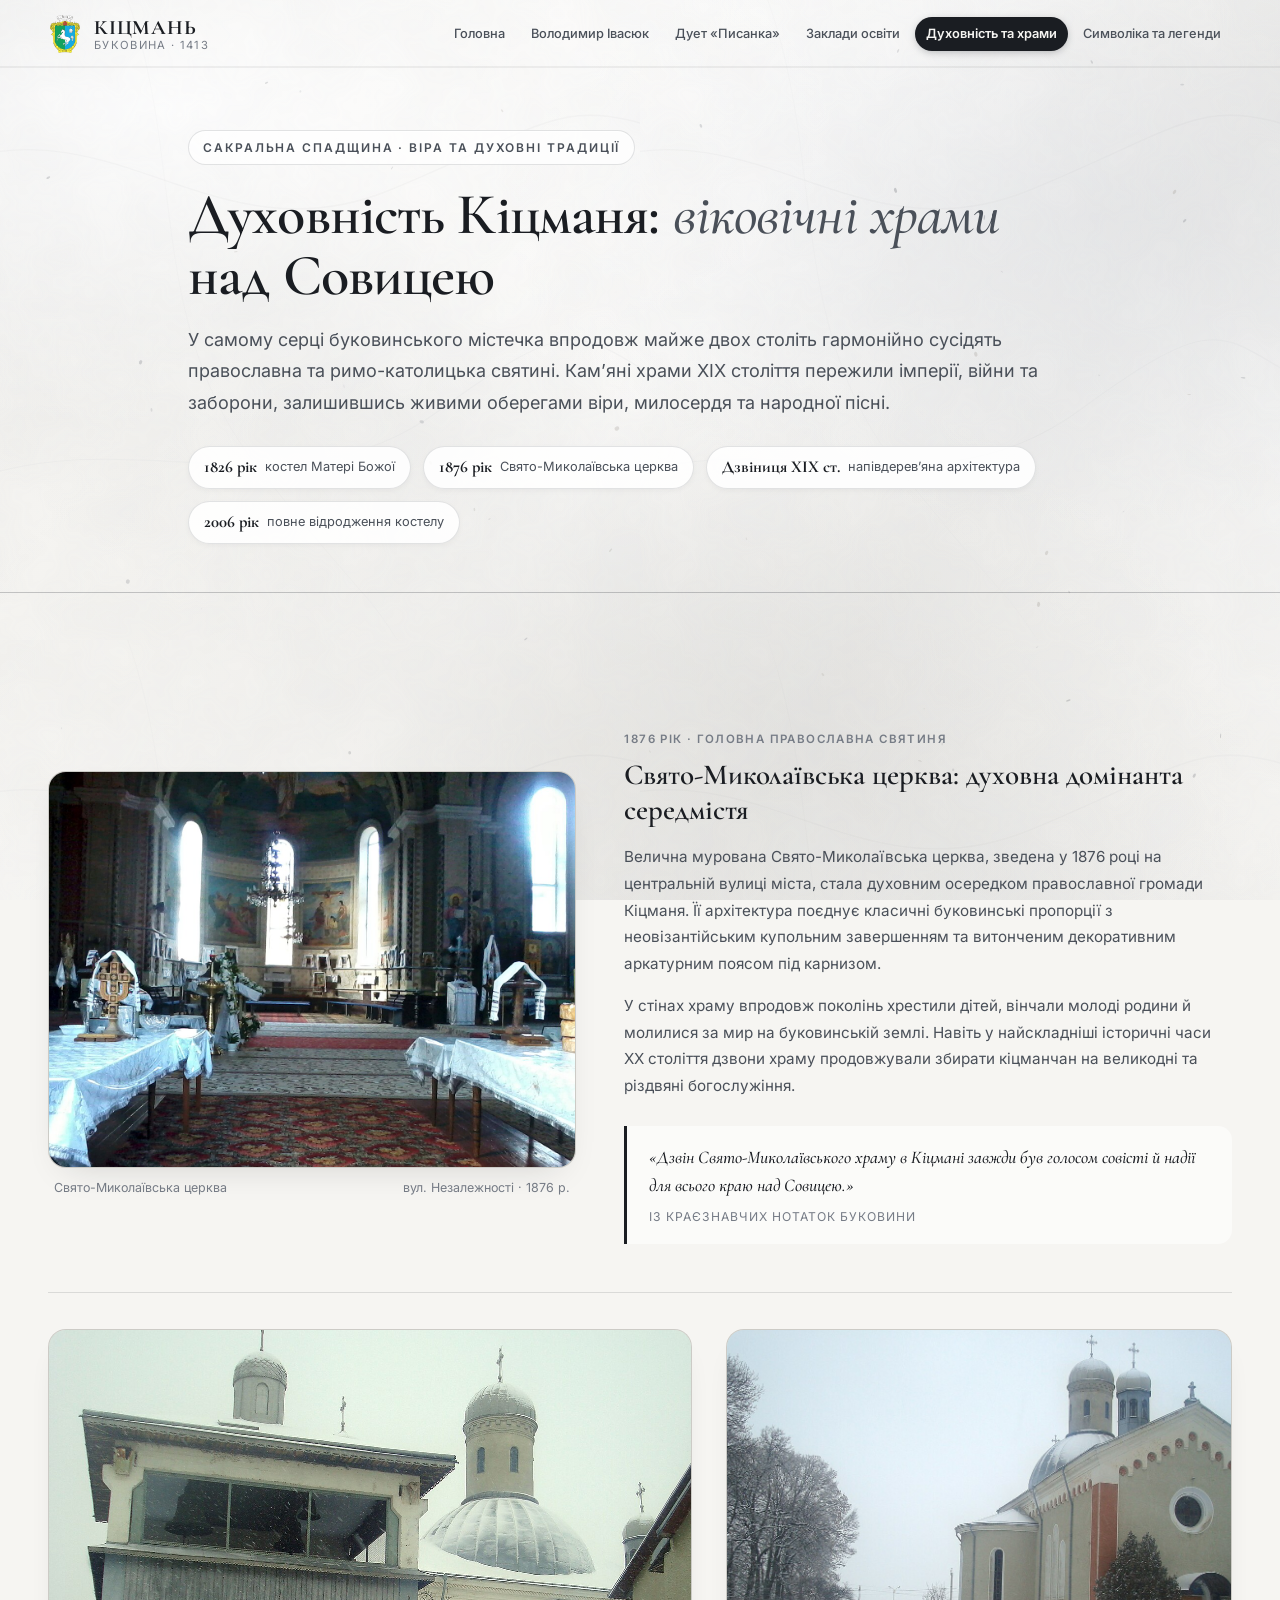
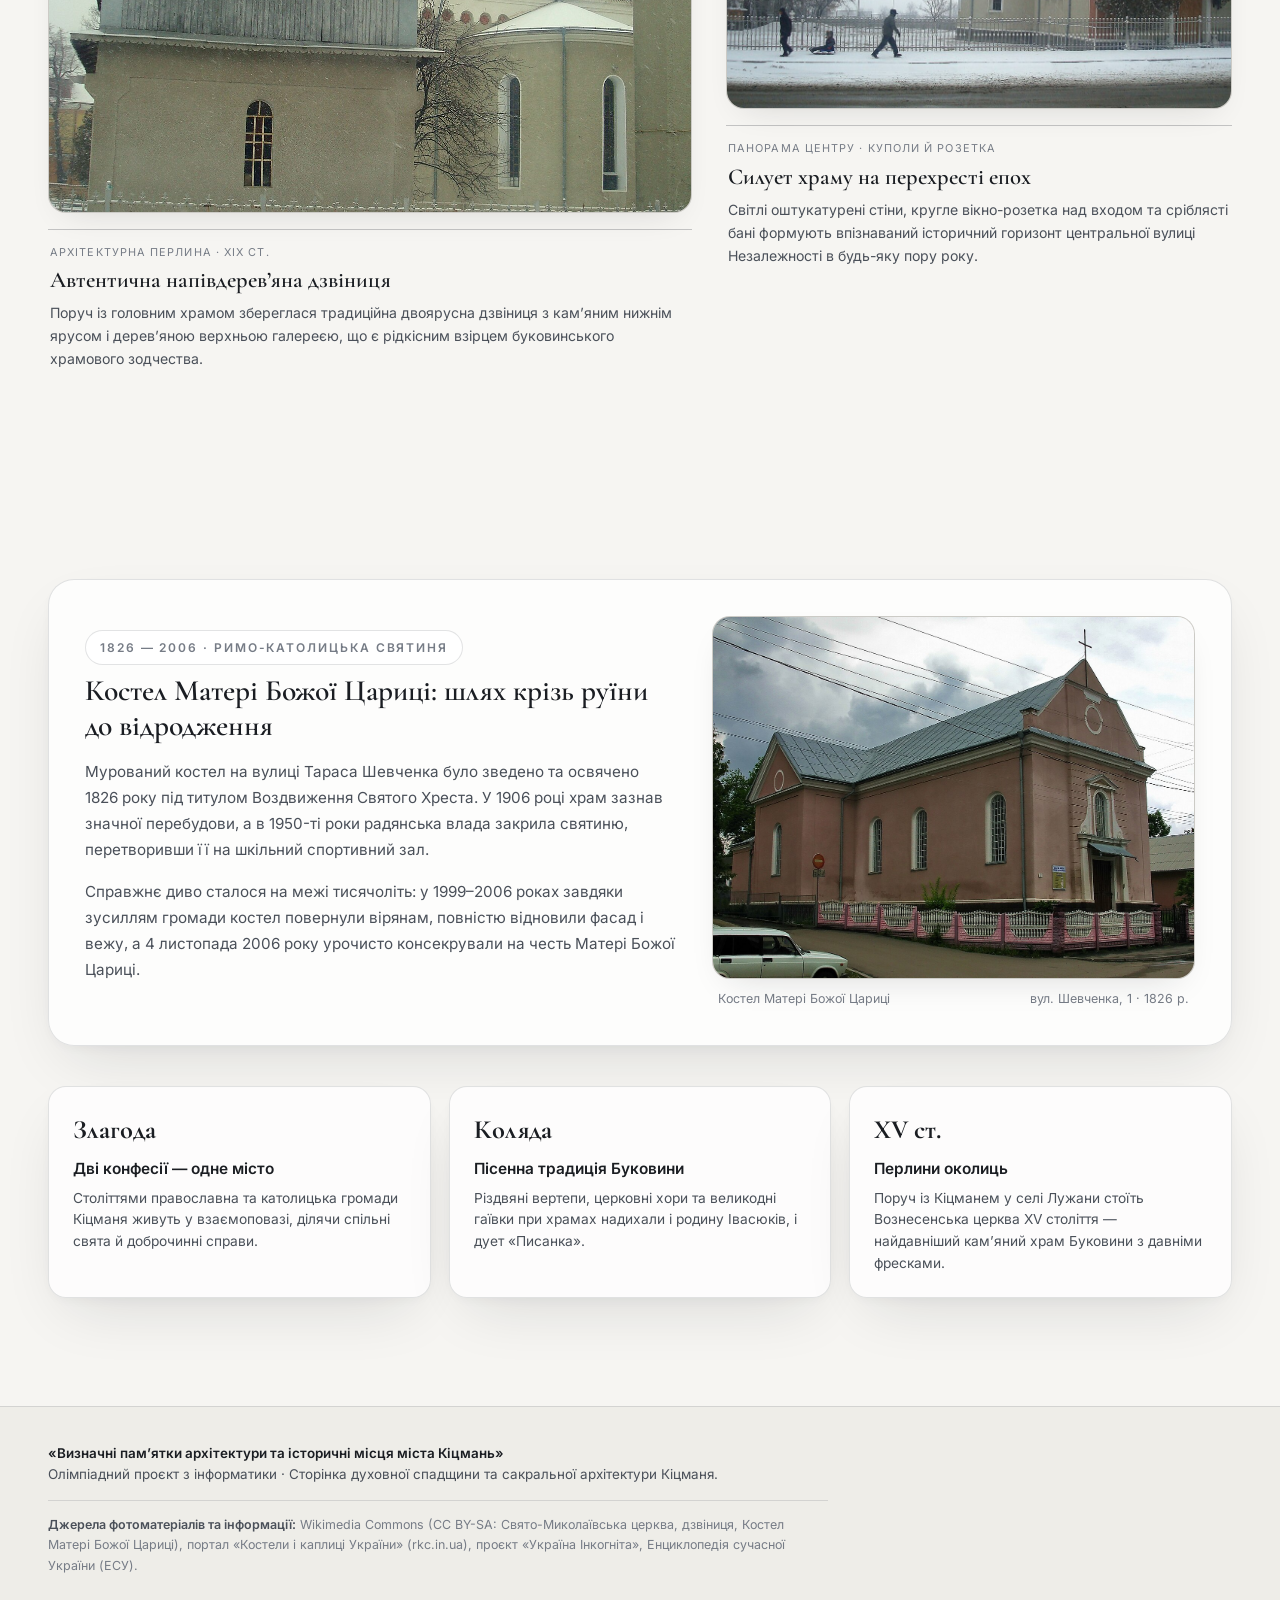
<file: spirituality.html>
<!DOCTYPE html>
<html lang="uk">
  <head>
    <meta charset="UTF-8" />
    <meta name="viewport" content="width=device-width, initial-scale=1.0" />
    <title>Духовність та храми Кіцманя — Свято-Миколаївська церква та Костел | Визначні місця Кіцманя</title>
    <meta
      name="description"
      content="Духовна спадщина та сакральна архітектура Кіцманя: Свято-Миколаївська церква 1876 року з дзвіницею, Костел Матері Божої Цариці 1826 року та релігійні традиції краю."
    />
    <link rel="stylesheet" href="css/fonts.css" />
    <link rel="stylesheet" href="css/styles.css" />
  </head>
  <body>
    <div class="marble-canvas-bg" aria-hidden="true"></div>
    <div class="marble-veins-overlay" aria-hidden="true"></div>
    <canvas id="antique-ash-canvas" class="antique-ash-canvas" aria-hidden="true"></canvas>

    <!-- Fixed Marble Header -->
    <header class="topbar" id="topbar">
      <div class="container topbar-inner">
        <a href="index.html" class="brand-mark" aria-label="На головну сторінку Кіцманя">
          <img
            src="images/kitsman-herb.png"
            alt="Герб міста Кіцмань"
            class="brand-crest"
          />
          <span class="brand-text">
            <span class="brand-title">Кіцмань</span>
            <span class="brand-sub">Буковина · 1413</span>
          </span>
        </a>

        <nav class="topnav" aria-label="Головна навігація">
          <a href="index.html">Головна</a>
          <a href="ivasyuk.html">Володимир Івасюк</a>
          <a href="pysanka.html">Дует «Писанка»</a>
          <a href="education.html">Заклади освіти</a>
          <a href="spirituality.html" class="is-current">Духовність та храми</a>
          <a href="symbols.html">Символіка та легенди</a>
        </nav>
      </div>
      <div class="scroll-progress-track" aria-hidden="true">
        <div class="scroll-progress-bar" id="scroll-progress-bar"></div>
      </div>
    </header>

    <main>
      <!-- Subpage Hero -->
      <section class="subpage-hero" aria-label="Духовність та храми Кіцманя">
        <div class="container subpage-hero-grid subpage-hero-grid--single">
          <div class="subpage-editorial reveal-on-scroll">
            <span class="stone-kicker">САКРАЛЬНА СПАДЩИНА · ВІРА ТА ДУХОВНІ ТРАДИЦІЇ</span>
            <h1 class="hero-title">
              Духовність Кіцманя: <em>віковічні храми</em> над Совицею
            </h1>
            <p class="subpage-lead">
              У самому серці буковинського містечка впродовж майже двох століть
              гармонійно сусідять православна та римо-католицька святині.
              Кам’яні храми XIX століття пережили імперії, війни та заборони,
              залишившись живими оберегами віри, милосердя та народної пісні.
            </p>

            <div class="subpage-pill-stats">
              <span class="stat-pill">
                <strong>1826 рік</strong> костел Матері Божої
              </span>
              <span class="stat-pill">
                <strong>1876 рік</strong> Свято-Миколаївська церква
              </span>
              <span class="stat-pill">
                <strong>Дзвіниця XIX ст.</strong> напівдерев’яна архітектура
              </span>
              <span class="stat-pill">
                <strong>2006 рік</strong> повне відродження костелу
              </span>
            </div>
          </div>
        </div>
      </section>

      <!-- Section 1: St. Nicholas Church -->
      <section class="section-block" id="st-nicholas">
        <div class="container">
          <article class="story-diptych reveal-on-scroll">
            <figure class="story-frame">
              <div class="story-media-wrap">
                <img
                  src="images/mykolaivska-church.jpg"
                  alt="Свято-Миколаївська церква у місті Кіцмань"
                  loading="lazy"
                />
              </div>
              <figcaption>
                <span>Свято-Миколаївська церква</span>
                <span>вул. Незалежності · 1876 р.</span>
              </figcaption>
            </figure>

            <div class="story-body">
              <span class="story-meta-badge">1876 РІК · ГОЛОВНА ПРАВОСЛАВНА СВЯТИНЯ</span>
              <h3>Свято-Миколаївська церква: духовна домінанта середмістя</h3>
              <p>
                Велична мурована Свято-Миколаївська церква, зведена у 1876 році
                на центральній вулиці міста, стала духовним осередком
                православної громади Кіцманя. Її архітектура поєднує класичні
                буковинські пропорції з неовізантійським купольним завершенням
                та витонченим декоративним аркатурним поясом під карнизом.
              </p>
              <p>
                У стінах храму впродовж поколінь хрестили дітей, вінчали молоді
                родини й молилися за мир на буковинській землі. Навіть у
                найскладніші історичні часи ХХ століття дзвони храму
                продовжували збирати кіцманчан на великодні та різдвяні богослужіння.
              </p>
              <blockquote class="editorial-pullquote">
                «Дзвін Свято-Миколаївського храму в Кіцмані завжди був голосом совісті й надії для всього краю над Совицею.»
                <cite>Із краєзнавчих нотаток Буковини</cite>
              </blockquote>
            </div>
          </article>

          <!-- Two-column gallery of the bell tower and winter look -->
          <div class="heritage-duo reveal-on-scroll" style="margin-top: 36px;">
            <article class="heritage-card">
              <div class="heritage-card-media">
                <img
                  src="images/church-01.jpg"
                  alt="Напівдерев’яна дзвіниця Свято-Миколаївської церкви в Кіцмані"
                  loading="lazy"
                />
              </div>
              <div class="heritage-card-body">
                <span class="spec-label">АРХІТЕКТУРНА ПЕРЛИНА · XIX СТ.</span>
                <h3>Автентична напівдерев’яна дзвіниця</h3>
                <p>
                  Поруч із головним храмом збереглася традиційна двоярусна
                  дзвіниця з кам’яним нижнім ярусом і дерев’яною верхньою
                  галереєю, що є рідкісним взірцем буковинського храмового
                  зодчества.
                </p>
              </div>
            </article>

            <article class="heritage-card">
              <div class="heritage-card-media">
                <img
                  src="images/church-02.jpg"
                  alt="Зимова панорама Свято-Миколаївської церкви"
                  loading="lazy"
                />
              </div>
              <div class="heritage-card-body">
                <span class="spec-label">ПАНОРАМА ЦЕНТРУ · КУПОЛИ Й РОЗЕТКА</span>
                <h3>Силует храму на перехресті епох</h3>
                <p>
                  Світлі оштукатурені стіни, кругле вікно-розетка над входом та
                  сріблясті бані формують впізнаваний історичний горизонт
                  центральної вулиці Незалежності в будь-яку пору року.
                </p>
              </div>
            </article>
          </div>
        </div>
      </section>

      <!-- Section 2: Catholic Church of Our Lady Queen -->
      <section class="section-block" id="kostel">
        <div class="container">
          <article class="archive-spotlight reveal-on-scroll">
            <div class="story-body">
              <span class="stone-kicker">1826 — 2006 · РИМО-КАТОЛИЦЬКА СВЯТИНЯ</span>
              <h3>Костел Матері Божої Цариці: шлях крізь руїни до відродження</h3>
              <p>
                Мурований костел на вулиці Тараса Шевченка було зведено та
                освячено 1826 року під титулом Воздвиження Святого Хреста. У
                1906 році храм зазнав значної перебудови, а в 1950-ті роки
                радянська влада закрила святиню, перетворивши її на шкільний
                спортивний зал.
              </p>
              <p>
                Справжнє диво сталося на межі тисячоліть: у 1999–2006 роках
                завдяки зусиллям громади костел повернули вірянам, повністю
                відновили фасад і вежу, а 4 листопада 2006 року урочисто
                консекрували на честь Матері Божої Цариці.
              </p>
            </div>

            <figure class="story-frame">
              <div class="story-media-wrap">
                <img
                  src="images/kostel.jpg"
                  alt="Костел Матері Божої Цариці в Кіцмані"
                  loading="lazy"
                />
              </div>
              <figcaption>
                <span>Костел Матері Божої Цариці</span>
                <span>вул. Шевченка, 1 · 1826 р.</span>
              </figcaption>
            </figure>
          </article>

          <!-- 3-column Spiritual Heritage Strip -->
          <div class="bento-facts-strip reveal-on-scroll">
            <div class="bento-fact-card">
              <span class="bento-fact-year">Злагода</span>
              <h4>Дві конфесії — одне місто</h4>
              <p>Століттями православна та католицька громади Кіцманя живуть у взаємоповазі, ділячи спільні свята й доброчинні справи.</p>
            </div>
            <div class="bento-fact-card">
              <span class="bento-fact-year">Коляда</span>
              <h4>Пісенна традиція Буковини</h4>
              <p>Різдвяні вертепи, церковні хори та великодні гаївки при храмах надихали і родину Івасюків, і дует «Писанка».</p>
            </div>
            <div class="bento-fact-card">
              <span class="bento-fact-year">XV ст.</span>
              <h4>Перлини околиць</h4>
              <p>Поруч із Кіцманем у селі Лужани стоїть Вознесенська церква XV століття — найдавніший кам’яний храм Буковини з давніми фресками.</p>
            </div>
          </div>
        </div>
      </section>
    </main>

    <footer class="site-footer">
      <div class="container footer-inner">
        <div class="footer-meta">
          <strong>«Визначні пам’ятки архітектури та історичні місця міста Кіцмань»</strong>
          <br />
          Олімпіадний проєкт з інформатики · Сторінка духовної спадщини та сакральної архітектури Кіцманя.
          <div class="footer-sources">
            <strong>Джерела фотоматеріалів та інформації:</strong>
            Wikimedia Commons (CC BY-SA: Свято-Миколаївська церква, дзвіниця, Костел Матері Божої Цариці), портал «Костели і каплиці України» (rkc.in.ua), проєкт «Україна Інкогніта», Енциклопедія сучасної України (ЕСУ).
          </div>
        </div>
      </div>
    </footer>

    <script src="js/ash-particles.js"></script>
    <script src="js/data.js"></script>
    <script src="js/main.js"></script>
  </body>
</html>
</file>
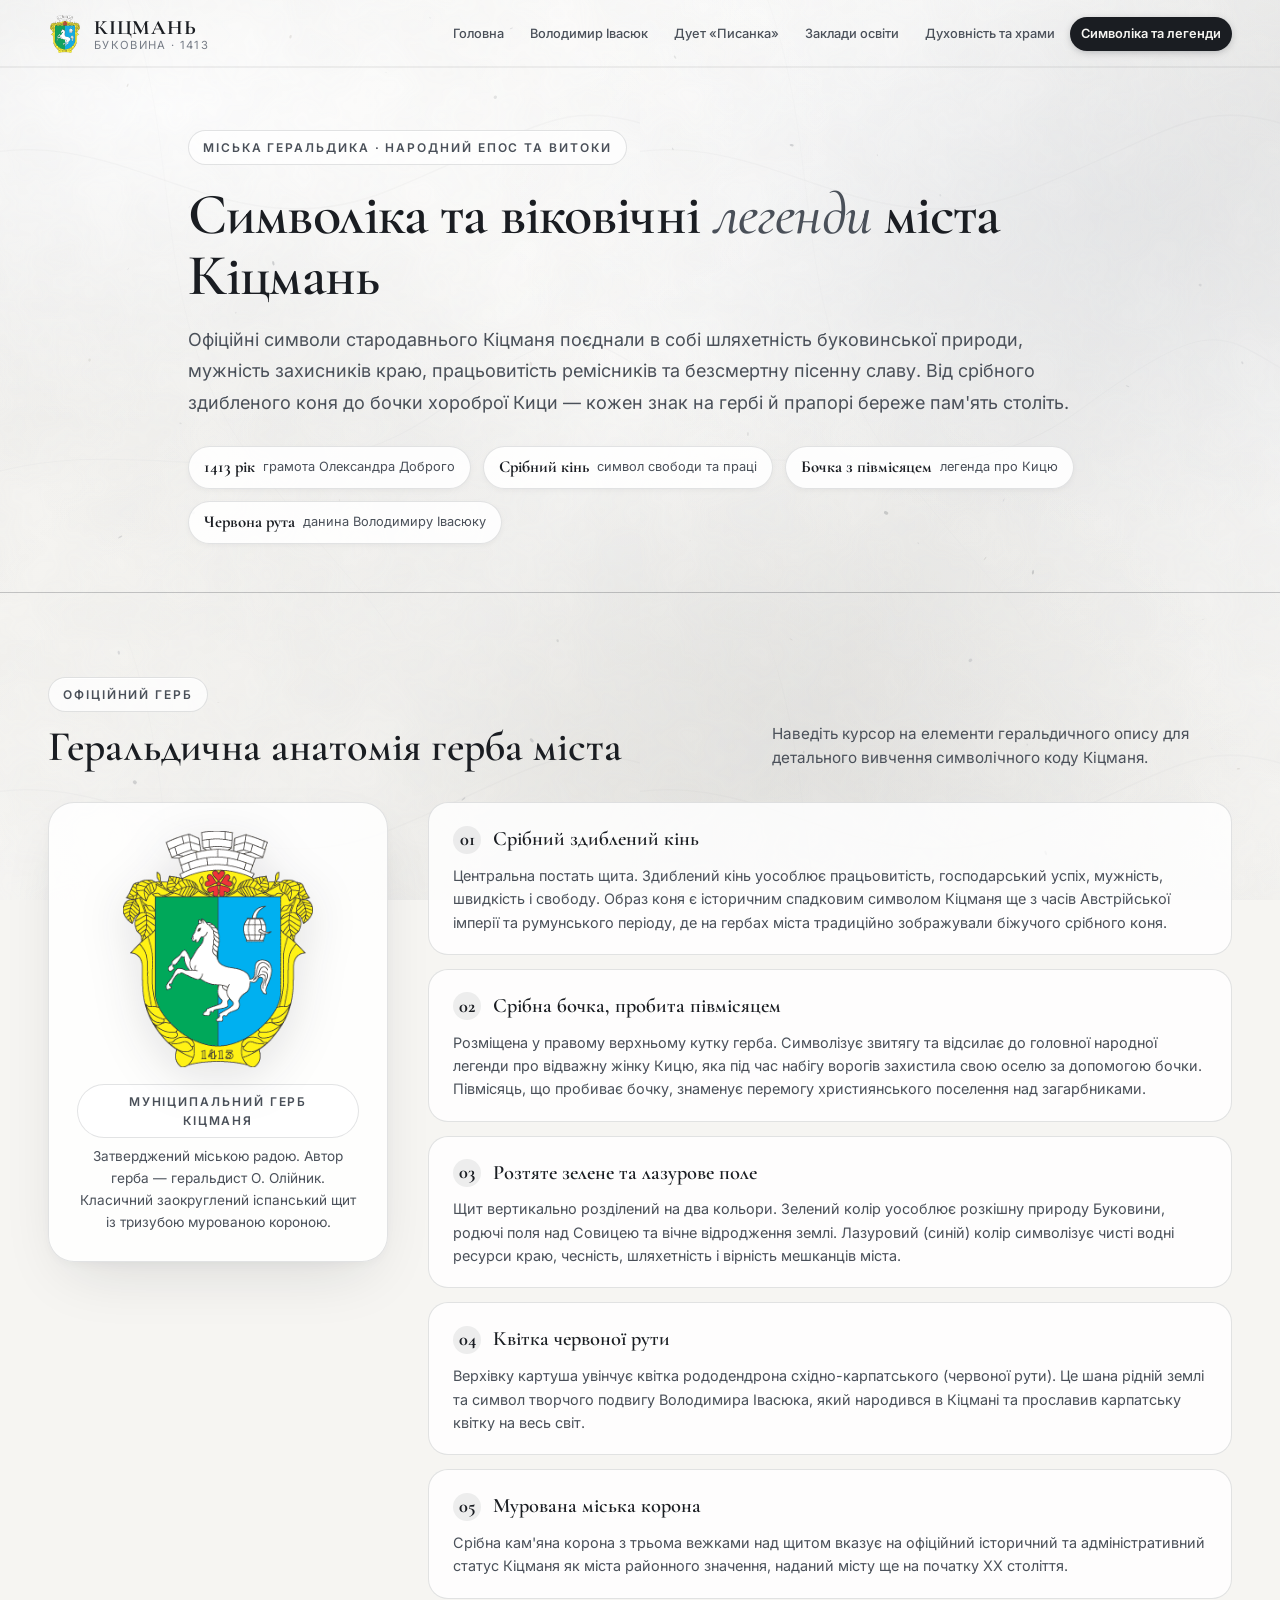
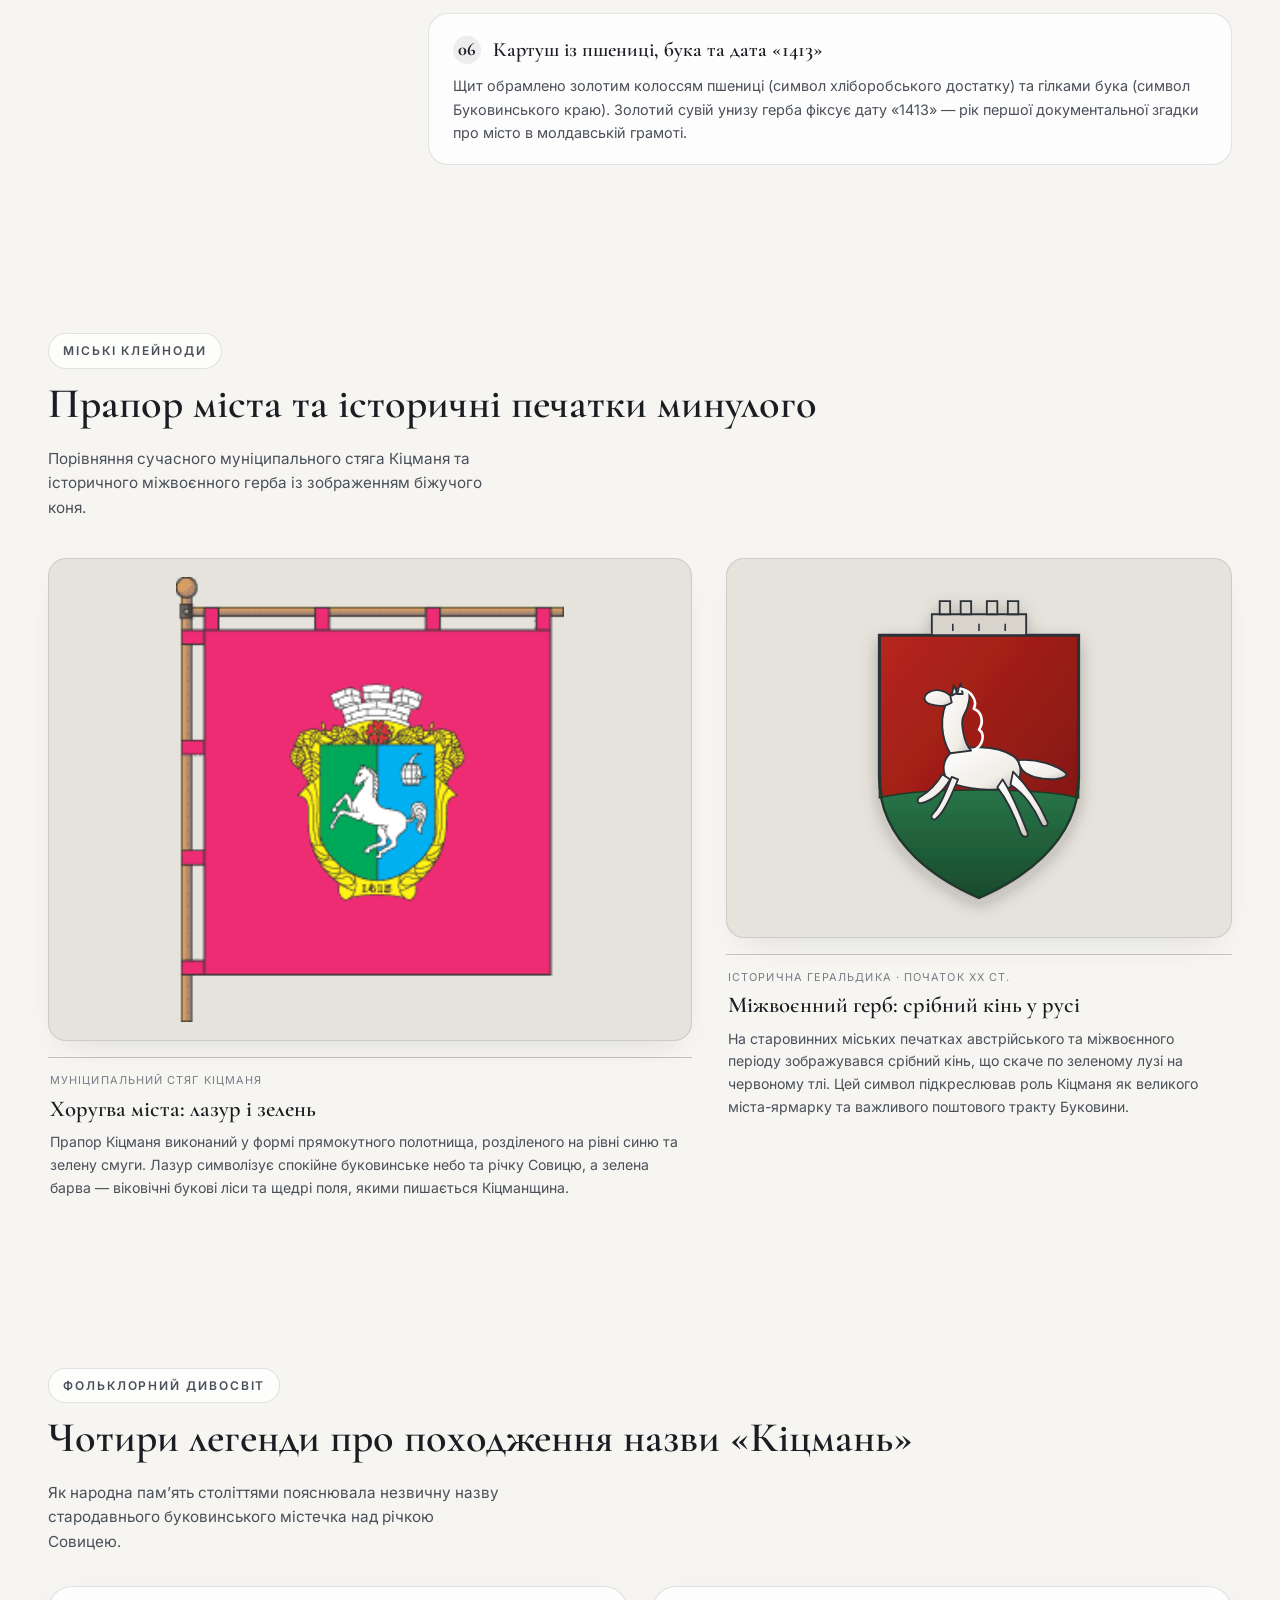
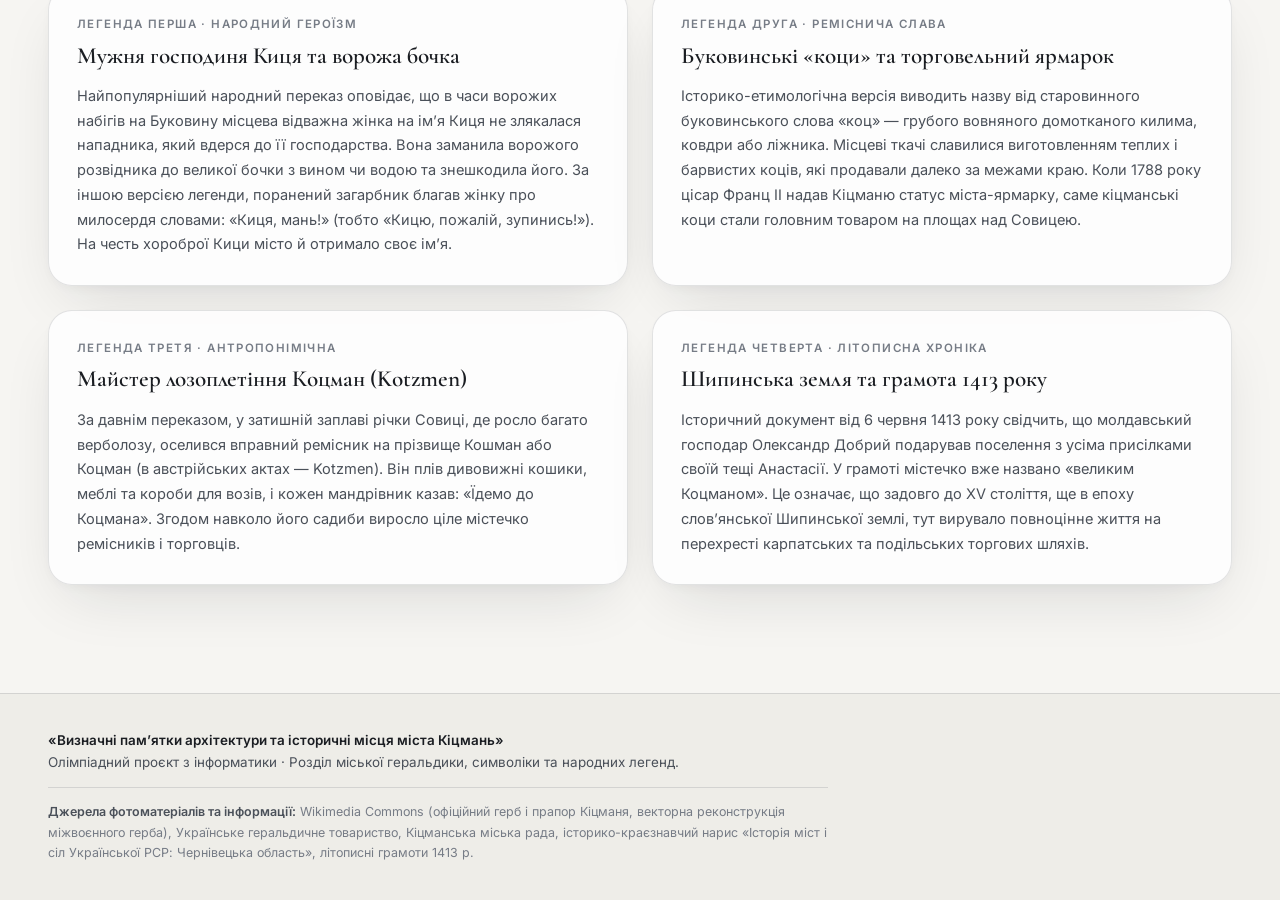
<file: symbols.html>
<!DOCTYPE html>
<html lang="uk">
  <head>
    <meta charset="UTF-8" />
    <meta name="viewport" content="width=device-width, initial-scale=1.0" />
    <title>Символіка та легенди міста Кіцмань — Герб, прапор та історія</title>
    <meta
      name="description"
      content="Геральдичний розбір герба та прапора Кіцманя: срібний кінь, бочка Кици, червона рута та 1413 рік. Чотири легенди про походження назви міста."
    />
    <link rel="stylesheet" href="css/fonts.css" />
    <link rel="stylesheet" href="css/styles.css" />
  </head>
  <body>
    <div class="marble-canvas-bg" aria-hidden="true"></div>
    <div class="marble-veins-overlay" aria-hidden="true"></div>
    <canvas id="antique-ash-canvas" class="antique-ash-canvas" aria-hidden="true"></canvas>

    <!-- Fixed Marble Header -->
    <header class="topbar" id="topbar">
      <div class="container topbar-inner">
        <a href="index.html" class="brand-mark" aria-label="На головну сторінку Кіцманя">
          <img
            src="images/kitsman-herb.png"
            alt="Герб міста Кіцмань"
            class="brand-crest"
          />
          <span class="brand-text">
            <span class="brand-title">Кіцмань</span>
            <span class="brand-sub">Буковина · 1413</span>
          </span>
        </a>

        <nav class="topnav" aria-label="Головна навігація">
          <a href="index.html">Головна</a>
          <a href="ivasyuk.html">Володимир Івасюк</a>
          <a href="pysanka.html">Дует «Писанка»</a>
          <a href="education.html">Заклади освіти</a>
          <a href="spirituality.html">Духовність та храми</a>
          <a href="symbols.html" class="is-current">Символіка та легенди</a>
        </nav>
      </div>
      <div class="scroll-progress-track" aria-hidden="true">
        <div class="scroll-progress-bar" id="scroll-progress-bar"></div>
      </div>
    </header>

    <main>
      <!-- Subpage Hero -->
      <section class="subpage-hero" aria-label="Символіка та легенди міста Кіцмань">
        <div class="container subpage-hero-grid subpage-hero-grid--single">
          <div class="subpage-editorial reveal-on-scroll">
            <span class="stone-kicker">МІСЬКА ГЕРАЛЬДИКА · НАРОДНИЙ ЕПОС ТА ВИТОКИ</span>
            <h1 class="hero-title">
              Символіка та віковічні <em>легенди</em> міста Кіцмань
            </h1>
            <p class="subpage-lead">
              Офіційні символи стародавнього Кіцманя поєднали в собі шляхетність
              буковинської природи, мужність захисників краю, працьовитість
              ремісників та безсмертну пісенну славу. Від срібного здибленого
              коня до бочки хороброї Кици — кожен знак на гербі й прапорі
              береже пам'ять століть.
            </p>

            <div class="subpage-pill-stats">
              <span class="stat-pill">
                <strong>1413 рік</strong> грамота Олександра Доброго
              </span>
              <span class="stat-pill">
                <strong>Срібний кінь</strong> символ свободи та праці
              </span>
              <span class="stat-pill">
                <strong>Бочка з півмісяцем</strong> легенда про Кицю
              </span>
              <span class="stat-pill">
                <strong>Червона рута</strong> данина Володимиру Івасюку
              </span>
            </div>
          </div>
        </div>
      </section>

      <!-- Section 1: Heraldry Breakdown -->
      <section class="section-block" id="heraldry">
        <div class="container">
          <div class="section-header reveal-on-scroll">
            <div>
              <span class="stone-kicker">ОФІЦІЙНИЙ ГЕРБ</span>
              <h2 class="section-title">Геральдична анатомія герба міста</h2>
            </div>
            <p class="section-subtitle">
              Наведіть курсор на елементи геральдичного опису для детального
              вивчення символічного коду Кіцманя.
            </p>
          </div>

          <div class="symbols-layout reveal-on-scroll">
            <!-- Left: Heraldic Showcase -->
            <aside class="symbols-herb-showcase">
              <img
                src="images/kitsman-herb.png"
                alt="Офіційний герб міста Кіцмань"
              />
              <span class="stone-kicker">МУНІЦИПАЛЬНИЙ ГЕРБ КІЦМАНЯ</span>
              <p style="font-size: 0.85rem; color: var(--ink-secondary); margin: 8px 0 0;">
                Затверджений міською радою. Автор герба — геральдист О. Олійник.
                Класичний заокруглений іспанський щит із тризубою мурованою короною.
              </p>
            </aside>

            <!-- Right: Interactive Component Explanations -->
            <div class="heraldry-inspect-items">
              <article class="heraldry-item">
                <div class="heraldry-item-head">
                  <span class="heraldry-num">01</span>
                  <h3 class="heraldry-item-title">Срібний здиблений кінь</h3>
                </div>
                <p>
                  Центральна постать щита. Здиблений кінь уособлює працьовитість,
                  господарський успіх, мужність, швидкість і свободу. Образ коня
                  є історичним спадковим символом Кіцманя ще з часів Австрійської
                  імперії та румунського періоду, де на гербах міста традиційно
                  зображували біжучого срібного коня.
                </p>
              </article>

              <article class="heraldry-item">
                <div class="heraldry-item-head">
                  <span class="heraldry-num">02</span>
                  <h3 class="heraldry-item-title">Срібна бочка, пробита півмісяцем</h3>
                </div>
                <p>
                  Розміщена у правому верхньому кутку герба. Символізує звитягу та
                  відсилає до головної народної легенди про відважну жінку Кицю,
                  яка під час набігу ворогів захистила свою оселю за допомогою
                  бочки. Півмісяць, що пробиває бочку, знаменує перемогу
                  християнського поселення над загарбниками.
                </p>
              </article>

              <article class="heraldry-item">
                <div class="heraldry-item-head">
                  <span class="heraldry-num">03</span>
                  <h3 class="heraldry-item-title">Розтяте зелене та лазурове поле</h3>
                </div>
                <p>
                  Щит вертикально розділений на два кольори. Зелений колір
                  уособлює розкішну природу Буковини, родючі поля над Совицею та
                  вічне відродження землі. Лазуровий (синій) колір символізує
                  чисті водні ресурси краю, чесність, шляхетність і вірність
                  мешканців міста.
                </p>
              </article>

              <article class="heraldry-item">
                <div class="heraldry-item-head">
                  <span class="heraldry-num">04</span>
                  <h3 class="heraldry-item-title">Квітка червоної рути</h3>
                </div>
                <p>
                  Верхівку картуша увінчує квітка рододендрона
                  східно-карпатського (червоної рути). Це шана рідній землі та
                  символ творчого подвигу Володимира Івасюка, який народився в
                  Кіцмані та прославив карпатську квітку на весь світ.
                </p>
              </article>

              <article class="heraldry-item">
                <div class="heraldry-item-head">
                  <span class="heraldry-num">05</span>
                  <h3 class="heraldry-item-title">Мурована міська корона</h3>
                </div>
                <p>
                  Срібна кам'яна корона з трьома вежками над щитом вказує на
                  офіційний історичний та адміністративний статус Кіцманя як міста
                  районного значення, наданий місту ще на початку XX століття.
                </p>
              </article>

              <article class="heraldry-item">
                <div class="heraldry-item-head">
                  <span class="heraldry-num">06</span>
                  <h3 class="heraldry-item-title">Картуш із пшениці, бука та дата «1413»</h3>
                </div>
                <p>
                  Щит обрамлено золотим колоссям пшениці (символ хліборобського
                  достатку) та гілками бука (символ Буковинського краю). Золотий
                  сувій унизу герба фіксує дату «1413» — рік першої документальної
                  згадки про місто в молдавській грамоті.
                </p>
              </article>
            </div>
          </div>
        </div>
      </section>

      <!-- Section 2: Flag and Historical Coat of Arms -->
      <section class="section-block" id="flag-and-history">
        <div class="container">
          <div class="section-header reveal-on-scroll">
            <div>
              <span class="stone-kicker">МІСЬКІ КЛЕЙНОДИ</span>
              <h2 class="section-title">Прапор міста та історичні печатки минулого</h2>
            </div>
            <p class="section-subtitle">
              Порівняння сучасного муніципального стяга Кіцманя та історичного
              міжвоєнного герба із зображенням біжучого коня.
            </p>
          </div>

          <div class="heritage-duo reveal-on-scroll">
            <article class="heritage-card">
              <div class="heritage-card-media heritage-card-media--contain">
                <img
                  src="images/kitsman-flag.png"
                  alt="Офіційний прапор міста Кіцмань"
                />
              </div>
              <div class="heritage-card-body">
                <span class="spec-label">МУНІЦИПАЛЬНИЙ СТЯГ КІЦМАНЯ</span>
                <h3>Хоругва міста: лазур і зелень</h3>
                <p>
                  Прапор Кіцманя виконаний у формі прямокутного полотнища,
                  розділеного на рівні синю та зелену смуги. Лазур символізує
                  спокійне буковинське небо та річку Совицю, а зелена барва —
                  віковічні букові ліси та щедрі поля, якими пишається Кіцманщина.
                </p>
              </div>
            </article>

            <article class="heritage-card">
              <div class="heritage-card-media heritage-card-media--contain">
                <img
                  src="images/kitsman-historical-herb.svg"
                  alt="Міжвоєнний історичний герб Кіцманя з біжучим конем"
                />
              </div>
              <div class="heritage-card-body">
                <span class="spec-label">ІСТОРИЧНА ГЕРАЛЬДИКА · ПОЧАТОК XX СТ.</span>
                <h3>Міжвоєнний герб: срібний кінь у русі</h3>
                <p>
                  На старовинних міських печатках австрійського та міжвоєнного
                  періоду зображувався срібний кінь, що скаче по зеленому лузі
                  на червоному тлі. Цей символ підкреслював роль Кіцманя як
                  великого міста-ярмарку та важливого поштового тракту
                  Буковини.
                </p>
              </div>
            </article>
          </div>
        </div>
      </section>

      <!-- Section 3: The 4 Great Legends of Kitsman -->
      <section class="section-block" id="legends">
        <div class="container">
          <div class="section-header reveal-on-scroll">
            <div>
              <span class="stone-kicker">ФОЛЬКЛОРНИЙ ДИВОСВІТ</span>
              <h2 class="section-title">Чотири легенди про походження назви «Кіцмань»</h2>
            </div>
            <p class="section-subtitle">
              Як народна пам’ять століттями пояснювала незвичну назву
              стародавнього буковинського містечка над річкою Совицею.
            </p>
          </div>

          <div class="legends-cards-grid reveal-on-scroll">
            <article class="legend-block">
              <span class="legend-block-tag">ЛЕГЕНДА ПЕРША · НАРОДНИЙ ГЕРОЇЗМ</span>
              <h3>Мужня господиня Киця та ворожа бочка</h3>
              <p>
                Найпопулярніший народний переказ оповідає, що в часи ворожих
                набігів на Буковину місцева відважна жінка на ім’я Киця не
                злякалася нападника, який вдерся до її господарства. Вона
                заманила ворожого розвідника до великої бочки з вином чи водою та
                знешкодила його. За іншою версією легенди, поранений загарбник
                благав жінку про милосердя словами: «Киця, мань!» (тобто
                «Кицю, пожалій, зупинись!»). На честь хороброї Кици місто й
                отримало своє ім’я.
              </p>
            </article>

            <article class="legend-block">
              <span class="legend-block-tag">ЛЕГЕНДА ДРУГА · РЕМІСНИЧА СЛАВА</span>
              <h3>Буковинські «коци» та торговельний ярмарок</h3>
              <p>
                Історико-етимологічна версія виводить назву від старовинного
                буковинського слова «коц» — грубого вовняного домотканого
                килима, ковдри або ліжника. Місцеві ткачі славилися виготовленням
                теплих і барвистих коців, які продавали далеко за межами краю.
                Коли 1788 року цісар Франц II надав Кіцманю статус міста-ярмарку,
                саме кіцманські коци стали головним товаром на площах над
                Совицею.
              </p>
            </article>

            <article class="legend-block">
              <span class="legend-block-tag">ЛЕГЕНДА ТРЕТЯ · АНТРОПОНІМІЧНА</span>
              <h3>Майстер лозоплетіння Коцман (Kotzmen)</h3>
              <p>
                За давнім переказом, у затишній заплаві річки Совиці, де росло
                багато верболозу, оселився вправний ремісник на прізвище Кошман
                або Коцман (в австрійських актах — Kotzmen). Він плів дивовижні
                кошики, меблі та короби для возів, і кожен мандрівник казав:
                «Їдемо до Коцмана». Згодом навколо його садиби виросло ціле
                містечко ремісників і торговців.
              </p>
            </article>

            <article class="legend-block">
              <span class="legend-block-tag">ЛЕГЕНДА ЧЕТВЕРТА · ЛІТОПИСНА ХРОНІКА</span>
              <h3>Шипинська земля та грамота 1413 року</h3>
              <p>
                Історичний документ від 6 червня 1413 року свідчить, що молдавський
                господар Олександр Добрий подарував поселення з усіма присілками
                своїй тещі Анастасії. У грамоті містечко вже названо «великим
                Коцманом». Це означає, що задовго до XV століття, ще в епоху
                слов’янської Шипинської землі, тут вирувало повноцінне життя на
                перехресті карпатських та подільських торгових шляхів.
              </p>
            </article>
          </div>
        </div>
      </section>
    </main>

    <footer class="site-footer">
      <div class="container footer-inner">
        <div class="footer-meta">
          <strong>«Визначні пам’ятки архітектури та історичні місця міста Кіцмань»</strong>
          <br />
          Олімпіадний проєкт з інформатики · Розділ міської геральдики, символіки та народних легенд.
          <div class="footer-sources">
            <strong>Джерела фотоматеріалів та інформації:</strong>
            Wikimedia Commons (офіційний герб і прапор Кіцманя, векторна реконструкція міжвоєнного герба), Українське геральдичне товариство, Кіцманська міська рада, історико-краєзнавчий нарис «Історія міст і сіл Української РСР: Чернівецька область», літописні грамоти 1413 р.
          </div>
        </div>
      </div>
    </footer>

    <script src="js/ash-particles.js"></script>
    <script src="js/data.js"></script>
    <script src="js/main.js"></script>
  </body>
</html>
</file>
<file: css/fonts.css>
/* cyrillic-ext */
@font-face {
  font-family: 'Cormorant Garamond';
  font-style: italic;
  font-weight: 500;
  font-display: swap;
  src: url(../fonts/font-1.woff2) format('woff2');
  unicode-range: U+0460-052F, U+1C80-1C8A, U+20B4, U+2DE0-2DFF, U+A640-A69F, U+FE2E-FE2F;
}

/* cyrillic */
@font-face {
  font-family: 'Cormorant Garamond';
  font-style: italic;
  font-weight: 500;
  font-display: swap;
  src: url(../fonts/font-2.woff2) format('woff2');
  unicode-range: U+0301, U+0400-045F, U+0490-0491, U+04B0-04B1, U+2116;
}

/* latin */
@font-face {
  font-family: 'Cormorant Garamond';
  font-style: italic;
  font-weight: 500;
  font-display: swap;
  src: url(../fonts/font-3.woff2) format('woff2');
  unicode-range: U+0000-00FF, U+0131, U+0152-0153, U+02BB-02BC, U+02C6, U+02DA, U+02DC, U+0304, U+0308, U+0329, U+2000-206F, U+20AC, U+2122, U+2191, U+2193, U+2212, U+2215, U+FEFF, U+FFFD;
}

/* cyrillic-ext */
@font-face {
  font-family: 'Cormorant Garamond';
  font-style: normal;
  font-weight: 500;
  font-display: swap;
  src: url(../fonts/font-4.woff2) format('woff2');
  unicode-range: U+0460-052F, U+1C80-1C8A, U+20B4, U+2DE0-2DFF, U+A640-A69F, U+FE2E-FE2F;
}

/* cyrillic */
@font-face {
  font-family: 'Cormorant Garamond';
  font-style: normal;
  font-weight: 500;
  font-display: swap;
  src: url(../fonts/font-5.woff2) format('woff2');
  unicode-range: U+0301, U+0400-045F, U+0490-0491, U+04B0-04B1, U+2116;
}

/* latin */
@font-face {
  font-family: 'Cormorant Garamond';
  font-style: normal;
  font-weight: 500;
  font-display: swap;
  src: url(../fonts/font-6.woff2) format('woff2');
  unicode-range: U+0000-00FF, U+0131, U+0152-0153, U+02BB-02BC, U+02C6, U+02DA, U+02DC, U+0304, U+0308, U+0329, U+2000-206F, U+20AC, U+2122, U+2191, U+2193, U+2212, U+2215, U+FEFF, U+FFFD;
}

/* cyrillic-ext */
@font-face {
  font-family: 'Cormorant Garamond';
  font-style: normal;
  font-weight: 600;
  font-display: swap;
  src: url(../fonts/font-4.woff2) format('woff2');
  unicode-range: U+0460-052F, U+1C80-1C8A, U+20B4, U+2DE0-2DFF, U+A640-A69F, U+FE2E-FE2F;
}

/* cyrillic */
@font-face {
  font-family: 'Cormorant Garamond';
  font-style: normal;
  font-weight: 600;
  font-display: swap;
  src: url(../fonts/font-5.woff2) format('woff2');
  unicode-range: U+0301, U+0400-045F, U+0490-0491, U+04B0-04B1, U+2116;
}

/* latin */
@font-face {
  font-family: 'Cormorant Garamond';
  font-style: normal;
  font-weight: 600;
  font-display: swap;
  src: url(../fonts/font-6.woff2) format('woff2');
  unicode-range: U+0000-00FF, U+0131, U+0152-0153, U+02BB-02BC, U+02C6, U+02DA, U+02DC, U+0304, U+0308, U+0329, U+2000-206F, U+20AC, U+2122, U+2191, U+2193, U+2212, U+2215, U+FEFF, U+FFFD;
}

/* cyrillic-ext */
@font-face {
  font-family: 'Cormorant Garamond';
  font-style: normal;
  font-weight: 700;
  font-display: swap;
  src: url(../fonts/font-4.woff2) format('woff2');
  unicode-range: U+0460-052F, U+1C80-1C8A, U+20B4, U+2DE0-2DFF, U+A640-A69F, U+FE2E-FE2F;
}

/* cyrillic */
@font-face {
  font-family: 'Cormorant Garamond';
  font-style: normal;
  font-weight: 700;
  font-display: swap;
  src: url(../fonts/font-5.woff2) format('woff2');
  unicode-range: U+0301, U+0400-045F, U+0490-0491, U+04B0-04B1, U+2116;
}

/* latin */
@font-face {
  font-family: 'Cormorant Garamond';
  font-style: normal;
  font-weight: 700;
  font-display: swap;
  src: url(../fonts/font-6.woff2) format('woff2');
  unicode-range: U+0000-00FF, U+0131, U+0152-0153, U+02BB-02BC, U+02C6, U+02DA, U+02DC, U+0304, U+0308, U+0329, U+2000-206F, U+20AC, U+2122, U+2191, U+2193, U+2212, U+2215, U+FEFF, U+FFFD;
}

/* cyrillic-ext */
@font-face {
  font-family: 'Inter';
  font-style: normal;
  font-weight: 400;
  font-display: swap;
  src: url(../fonts/font-7.woff2) format('woff2');
  unicode-range: U+0460-052F, U+1C80-1C8A, U+20B4, U+2DE0-2DFF, U+A640-A69F, U+FE2E-FE2F;
}

/* cyrillic */
@font-face {
  font-family: 'Inter';
  font-style: normal;
  font-weight: 400;
  font-display: swap;
  src: url(../fonts/font-8.woff2) format('woff2');
  unicode-range: U+0301, U+0400-045F, U+0490-0491, U+04B0-04B1, U+2116;
}

/* latin */
@font-face {
  font-family: 'Inter';
  font-style: normal;
  font-weight: 400;
  font-display: swap;
  src: url(../fonts/font-9.woff2) format('woff2');
  unicode-range: U+0000-00FF, U+0131, U+0152-0153, U+02BB-02BC, U+02C6, U+02DA, U+02DC, U+0304, U+0308, U+0329, U+2000-206F, U+20AC, U+2122, U+2191, U+2193, U+2212, U+2215, U+FEFF, U+FFFD;
}

/* cyrillic-ext */
@font-face {
  font-family: 'Inter';
  font-style: normal;
  font-weight: 500;
  font-display: swap;
  src: url(../fonts/font-7.woff2) format('woff2');
  unicode-range: U+0460-052F, U+1C80-1C8A, U+20B4, U+2DE0-2DFF, U+A640-A69F, U+FE2E-FE2F;
}

/* cyrillic */
@font-face {
  font-family: 'Inter';
  font-style: normal;
  font-weight: 500;
  font-display: swap;
  src: url(../fonts/font-8.woff2) format('woff2');
  unicode-range: U+0301, U+0400-045F, U+0490-0491, U+04B0-04B1, U+2116;
}

/* latin */
@font-face {
  font-family: 'Inter';
  font-style: normal;
  font-weight: 500;
  font-display: swap;
  src: url(../fonts/font-9.woff2) format('woff2');
  unicode-range: U+0000-00FF, U+0131, U+0152-0153, U+02BB-02BC, U+02C6, U+02DA, U+02DC, U+0304, U+0308, U+0329, U+2000-206F, U+20AC, U+2122, U+2191, U+2193, U+2212, U+2215, U+FEFF, U+FFFD;
}

/* cyrillic-ext */
@font-face {
  font-family: 'Inter';
  font-style: normal;
  font-weight: 600;
  font-display: swap;
  src: url(../fonts/font-7.woff2) format('woff2');
  unicode-range: U+0460-052F, U+1C80-1C8A, U+20B4, U+2DE0-2DFF, U+A640-A69F, U+FE2E-FE2F;
}

/* cyrillic */
@font-face {
  font-family: 'Inter';
  font-style: normal;
  font-weight: 600;
  font-display: swap;
  src: url(../fonts/font-8.woff2) format('woff2');
  unicode-range: U+0301, U+0400-045F, U+0490-0491, U+04B0-04B1, U+2116;
}

/* latin */
@font-face {
  font-family: 'Inter';
  font-style: normal;
  font-weight: 600;
  font-display: swap;
  src: url(../fonts/font-9.woff2) format('woff2');
  unicode-range: U+0000-00FF, U+0131, U+0152-0153, U+02BB-02BC, U+02C6, U+02DA, U+02DC, U+0304, U+0308, U+0329, U+2000-206F, U+20AC, U+2122, U+2191, U+2193, U+2212, U+2215, U+FEFF, U+FFFD;
}
</file>
<file: css/styles.css>
:root {
  --marble-bg: #f6f5f2;
  --marble-surface: #efede8;
  --marble-card: rgba(252, 251, 249, 0.92);
  --marble-slab: #e6e3dc;
  --marble-border: rgba(34, 38, 46, 0.13);
  --marble-border-strong: rgba(34, 38, 46, 0.24);
  --ink-primary: #1a1d22;
  --ink-secondary: #4a5059;
  --ink-muted: #767c86;
  --stone-shadow: 0 24px 64px -20px rgba(24, 27, 32, 0.14),
    0 4px 16px -4px rgba(24, 27, 32, 0.06);
  --font-serif: 'Cormorant Garamond', Georgia, 'Times New Roman', serif;
  --font-sans: 'Inter', -apple-system, BlinkMacSystemFont, 'Segoe UI', sans-serif;
  --container-max: 1240px;
}

*,
*::before,
*::after {
  box-sizing: border-box;
}

html {
  scroll-behavior: smooth;
  font-size: 16px;
  color: var(--ink-primary);
  background-color: var(--marble-bg);
}

body {
  margin: 0;
  font-family: var(--font-sans);
  line-height: 1.6;
  color: var(--ink-primary);
  background: transparent;
  overflow-x: clip;
  -webkit-font-smoothing: antialiased;
}

/* Tactile White-Gray Carrara Marble Backdrop */
.marble-canvas-bg {
  position: fixed;
  inset: 0;
  z-index: 0;
  pointer-events: none;
  background:
    radial-gradient(ellipse 90% 60% at 14% 12%, rgba(255, 255, 255, 0.95), transparent 60%),
    radial-gradient(ellipse 75% 55% at 86% 24%, rgba(212, 214, 218, 0.38), transparent 62%),
    radial-gradient(ellipse 80% 70% at 45% 84%, rgba(223, 221, 215, 0.45), transparent 65%),
    linear-gradient(127deg, rgba(160, 164, 172, 0.08) 0%, transparent 24%, rgba(255, 255, 255, 0.55) 48%, rgba(145, 150, 158, 0.09) 69%, transparent 100%),
    linear-gradient(38deg, transparent 22%, rgba(132, 137, 145, 0.07) 42%, transparent 56%, rgba(255, 255, 255, 0.5) 78%, transparent 100%),
    var(--marble-bg);
}

.marble-veins-overlay {
  position: fixed;
  inset: 0;
  z-index: 1;
  pointer-events: none;
  opacity: 0.36;
  background-image: url("data:image/svg+xml,%3Csvg xmlns='http://www.w3.org/2000/svg' width='640' height='640' viewBox='0 0 640 640'%3E%3Cfilter id='n'%3E%3CfeTurbulence type='fractalNoise' baseFrequency='0.012' numOctaves='4' seed='17'/%3E%3CfeColorMatrix type='matrix' values='0 0 0 0 0.48 0 0 0 0 0.50 0 0 0 0 0.54 0 0 0 0.22 0'/%3E%3C/filter%3E%3Crect width='640' height='640' filter='url(%23n)'/%3E%3Cpath d='M-40 160 C 120 110, 220 260, 390 190 S 560 90, 690 140' fill='none' stroke='rgba(120,126,134,0.12)' stroke-width='1.4'/%3E%3Cpath d='M-30 480 C 140 420, 290 520, 440 410 S 580 340, 680 390' fill='none' stroke='rgba(110,116,124,0.11)' stroke-width='1.1'/%3E%3Cpath d='M120 -20 C 190 150, 140 320, 260 470 S 360 580, 410 660' fill='none' stroke='rgba(140,145,152,0.09)' stroke-width='1'/%3E%3C/svg%3E");
  background-size: 640px 640px;
}

/* Floating Antique Ash & Dust strictly above marble background (z:2) and behind site content (z:5) */
.antique-ash-canvas {
  position: fixed;
  inset: 0;
  width: 100%;
  height: 100%;
  z-index: 2;
  pointer-events: none;
}

main,
.site-footer {
  position: relative;
  z-index: 5;
}

.container {
  width: 100%;
  max-width: var(--container-max);
  margin: 0 auto;
  padding: 0 28px;
}

/* --- Minimalist White-Gray Marble Topbar --- */
.topbar {
  position: fixed;
  top: 0;
  left: 0;
  right: 0;
  z-index: 60;
  transition: background-color 260ms ease, border-color 260ms ease, backdrop-filter 260ms ease;
  border-bottom: 1px solid transparent;
}

.topbar.is-scrolled {
  background-color: rgba(246, 245, 242, 0.88);
  backdrop-filter: blur(14px);
  -webkit-backdrop-filter: blur(14px);
  border-bottom-color: var(--marble-border);
}

.topbar-inner {
  display: flex;
  align-items: center;
  justify-content: space-between;
  gap: 20px;
  height: 68px;
}

.brand-mark {
  display: inline-flex;
  align-items: center;
  gap: 12px;
  text-decoration: none;
  color: var(--ink-primary);
}

.brand-crest {
  width: 34px;
  height: 38px;
  object-fit: contain;
  filter: grayscale(18%) contrast(1.04);
}

.brand-text {
  display: flex;
  flex-direction: column;
  line-height: 1.15;
}

.brand-title {
  font-family: var(--font-serif);
  font-size: 1.28rem;
  font-weight: 700;
  letter-spacing: 0.04em;
  text-transform: uppercase;
}

.brand-sub {
  font-size: 0.7rem;
  letter-spacing: 0.12em;
  text-transform: uppercase;
  color: var(--ink-muted);
  white-space: nowrap;
}

.topnav {
  display: flex;
  align-items: center;
  gap: 4px;
}

.topnav a {
  text-decoration: none;
  font-size: 0.8rem;
  font-weight: 500;
  color: var(--ink-secondary);
  padding: 7px 11px;
  border-radius: 999px;
  white-space: nowrap;
  transition: all 180ms ease;
}

.topnav a:hover {
  color: var(--ink-primary);
  background-color: rgba(34, 38, 46, 0.06);
}

.topnav a.is-current {
  color: #f6f5f2;
  background-color: var(--ink-primary);
  font-weight: 600;
  box-shadow: 0 2px 8px -2px rgba(24, 27, 32, 0.35);
}

.topnav a.is-current:hover {
  color: #ffffff;
  background-color: #1a1d22;
}

.scroll-progress-track {
  position: absolute;
  left: 0;
  right: 0;
  bottom: 0;
  height: 2px;
  background: rgba(34, 38, 46, 0.06);
}

.scroll-progress-bar {
  height: 100%;
  width: 100%;
  transform-origin: left center;
  transform: scaleX(0);
  background: linear-gradient(90deg, #8b9098, #2c3038);
}

/* --- Hero Section with Massive Sculpted 3D Bronze Statue --- */
.hero-runway {
  position: relative;
  height: 175vh;
  min-height: 980px;
}

.hero-sticky {
  position: sticky;
  top: 0;
  height: 100vh;
  min-height: 650px;
  display: flex;
  align-items: center;
  padding-top: 68px;
  overflow: hidden;
}

.hero-grid {
  display: grid;
  grid-template-columns: minmax(0, 0.98fr) minmax(0, 1.02fr);
  align-items: center;
  gap: 20px;
  position: relative;
}

.hero-editorial {
  position: relative;
  z-index: 4;
  padding: 20px 0;
}

.stone-kicker {
  display: inline-flex;
  align-items: center;
  gap: 10px;
  font-size: 0.75rem;
  font-weight: 600;
  letter-spacing: 0.16em;
  text-transform: uppercase;
  color: var(--ink-secondary);
  padding: 7px 14px;
  border-radius: 999px;
  border: 1px solid var(--marble-border);
  background: rgba(255, 255, 255, 0.74);
  box-shadow: inset 0 1px 0 rgba(255, 255, 255, 0.9);
}

.hero-title {
  margin: 20px 0 18px;
  font-family: var(--font-serif);
  font-size: clamp(2.55rem, 4.55vw, 4.28rem);
  font-weight: 600;
  line-height: 1.04;
  letter-spacing: -0.015em;
  color: var(--ink-primary);
}

.hero-title em {
  font-style: italic;
  font-weight: 500;
  color: var(--ink-secondary);
}

.hero-lead {
  max-width: 540px;
  margin: 0 0 28px;
  font-size: 1.02rem;
  line-height: 1.72;
  color: var(--ink-secondary);
}

.hero-actions {
  display: flex;
  flex-wrap: wrap;
  align-items: center;
  gap: 12px;
  margin-bottom: 34px;
}

.btn-stone {
  display: inline-flex;
  align-items: center;
  gap: 10px;
  padding: 13px 24px;
  border-radius: 999px;
  font-family: var(--font-sans);
  font-size: 0.9rem;
  font-weight: 500;
  text-decoration: none;
  cursor: pointer;
  border: 1px solid transparent;
  transition: transform 180ms ease, box-shadow 200ms ease, background-color 200ms ease;
}

.btn-stone--primary {
  background: var(--ink-primary);
  color: #f7f6f3;
  box-shadow: 0 12px 28px -10px rgba(24, 27, 32, 0.42);
}

.btn-stone--primary:hover {
  transform: translateY(-1px);
  background: #2b3038;
}

.btn-stone--ghost {
  background: rgba(255, 255, 255, 0.74);
  color: var(--ink-primary);
  border-color: var(--marble-border-strong);
  box-shadow: inset 0 1px 0 rgba(255, 255, 255, 0.9);
}

.btn-stone--ghost:hover {
  background: rgba(255, 255, 255, 0.96);
  transform: translateY(-1px);
}

.hero-stats {
  display: grid;
  grid-template-columns: repeat(3, minmax(0, 1fr));
  gap: 14px;
  max-width: 540px;
  padding-top: 22px;
  border-top: 1px solid var(--marble-border);
}

.hero-stat-val {
  display: block;
  font-family: var(--font-serif);
  font-size: 1.85rem;
  font-weight: 700;
  line-height: 1.1;
  color: var(--ink-primary);
}

.hero-stat-label {
  display: block;
  margin-top: 4px;
  font-size: 0.77rem;
  line-height: 1.35;
  color: var(--ink-muted);
}

/* Clean Sculptural 3D Statue Stage (no extra pills underneath) */
.hero-statue-stage {
  position: relative;
  height: min(88vh, 790px);
  display: flex;
  flex-direction: column;
  align-items: center;
  justify-content: center;
}

.statue-pedestal-aura {
  position: absolute;
  inset: 6% 8%;
  border-radius: 50%;
  background: radial-gradient(
    circle at 50% 45%,
    rgba(255, 255, 255, 0.88) 0%,
    rgba(216, 218, 222, 0.36) 48%,
    transparent 74%
  );
  pointer-events: none;
}

.statue-canvas-wrap {
  position: relative;
  width: 100%;
  height: 100%;
  z-index: 3;
  transition: opacity 80ms linear;
}

.statue-webgl-canvas {
  width: 100%;
  height: 100%;
  display: block;
  cursor: grab;
  touch-action: pan-y;
}

.statue-fallback {
  width: 100%;
  max-width: 340px;
  text-align: center;
  transition: transform 80ms linear, opacity 80ms linear;
}

.statue-fallback img {
  width: 100%;
  border-radius: 24px;
  box-shadow: var(--stone-shadow);
}

.hero-scroll-cue {
  position: absolute;
  bottom: 20px;
  left: max(28px, calc(50% - 592px));
  display: inline-flex;
  align-items: center;
  gap: 10px;
  font-size: 0.72rem;
  letter-spacing: 0.14em;
  text-transform: uppercase;
  color: var(--ink-muted);
  pointer-events: none;
}

.scroll-cue-line {
  width: 1px;
  height: 24px;
  background: linear-gradient(to bottom, var(--ink-muted), transparent);
  animation: cuePulse 2.1s ease-in-out infinite;
}

@keyframes cuePulse {
  0%, 100% {
    opacity: 0.35;
    transform: translateY(0);
  }
  50% {
    opacity: 1;
    transform: translateY(4px);
  }
}

/* --- Section Headings --- */
.section-block {
  padding: 84px 0;
  position: relative;
  scroll-margin-top: 76px;
}

#ivasiuk-legacy {
  scroll-margin-top: 90px;
}

.section-header {
  display: flex;
  flex-wrap: wrap;
  align-items: flex-end;
  justify-content: space-between;
  gap: 20px;
  margin-bottom: 32px;
}

.section-title {
  margin: 12px 0 0;
  font-family: var(--font-serif);
  font-size: clamp(2rem, 3.3vw, 2.95rem);
  font-weight: 600;
  line-height: 1.1;
  color: var(--ink-primary);
}

.section-subtitle {
  max-width: 460px;
  margin: 0;
  font-size: 0.95rem;
  color: var(--ink-secondary);
}

/* --- Architectural Landmarks Tabs + Fast Lateral Blur-Slide Showcase --- */
.tabs-toolbar {
  margin-bottom: 22px;
}

.landmark-tabs {
  display: flex;
  flex-wrap: wrap;
  align-items: center;
  gap: 8px;
}

.landmark-tab {
  appearance: none;
  display: inline-flex;
  align-items: center;
  gap: 7px;
  padding: 8px 14px;
  border-radius: 999px;
  border: 1px solid var(--marble-border);
  background: rgba(255, 255, 255, 0.72);
  color: var(--ink-secondary);
  font-family: var(--font-sans);
  font-size: 0.8rem;
  font-weight: 500;
  white-space: nowrap;
  cursor: pointer;
  box-shadow: inset 0 1px 0 rgba(255, 255, 255, 0.85);
  transition: all 180ms ease;
}

.landmark-tab:hover {
  background: rgba(255, 255, 255, 0.98);
  color: var(--ink-primary);
  border-color: var(--marble-border-strong);
}

.landmark-tab.is-active {
  background: var(--ink-primary);
  color: #f6f5f2;
  border-color: var(--ink-primary);
  box-shadow: 0 10px 22px -12px rgba(24, 27, 32, 0.5);
}

.tab-num {
  font-family: var(--font-serif);
  font-size: 0.93rem;
  font-weight: 700;
  opacity: 0.72;
}

/* Rounded Marble Card Matching the User's Sketch */
.showcase-card {
  position: relative;
  border-radius: 34px;
  border: 1px solid var(--marble-border);
  background:
    linear-gradient(145deg, rgba(255, 255, 255, 0.94) 0%, rgba(238, 236, 230, 0.88) 100%);
  box-shadow:
    inset 0 1px 0 rgba(255, 255, 255, 0.96),
    inset 0 -1px 0 rgba(34, 38, 46, 0.05),
    var(--stone-shadow);
  padding: 36px 86px;
  outline: none;
  overflow: hidden;
}

/* Light Marble Circular Edge Arrow Buttons */
.showcase-arrow {
  position: absolute;
  top: 50%;
  transform: translateY(-50%);
  z-index: 6;
  width: 48px;
  height: 48px;
  border-radius: 50%;
  border: 1px solid var(--marble-border-strong);
  background: rgba(252, 251, 248, 0.96);
  color: var(--ink-primary);
  display: inline-flex;
  align-items: center;
  justify-content: center;
  cursor: pointer;
  box-shadow:
    inset 0 1px 0 #ffffff,
    0 10px 24px -10px rgba(24, 27, 32, 0.24);
  transition: transform 160ms ease, background-color 160ms ease, color 160ms ease;
}

.showcase-arrow--prev {
  left: 19px;
}

.showcase-arrow--next {
  right: 19px;
}

.showcase-arrow:hover {
  background: var(--ink-primary);
  color: #f6f5f2;
  border-color: var(--ink-primary);
  transform: translateY(-50%) scale(1.06);
}

.showcase-arrow:active {
  transform: translateY(-50%) scale(0.96);
}

.showcase-grid {
  display: grid;
  grid-template-columns: minmax(0, 1fr) minmax(0, 1.06fr);
  align-items: center;
  gap: 38px;
}

/* Fast Directional Lateral Slide + Blur (NO Zoom!) */
.blur-swap-target {
  transition:
    filter 185ms cubic-bezier(0.32, 0, 0.2, 1),
    opacity 175ms ease,
    transform 195ms cubic-bezier(0.22, 1, 0.36, 1);
  will-change: filter, opacity, transform;
}

.blur-swap-target.is-out-left,
.blur-swap-target.is-in-left {
  filter: blur(14px);
  opacity: 0;
  transform: translateX(-34px);
}

.blur-swap-target.is-out-right,
.blur-swap-target.is-in-right {
  filter: blur(14px);
  opacity: 0;
  transform: translateX(34px);
}

.showcase-photo-frame {
  position: relative;
  margin: 0;
  border-radius: 24px;
  overflow: hidden;
  aspect-ratio: 4 / 3.7;
  background: var(--marble-slab);
  border: 1px solid var(--marble-border);
  box-shadow: 0 18px 40px -20px rgba(20, 23, 28, 0.25);
}

.showcase-photo-frame img {
  width: 100%;
  height: 100%;
  object-fit: cover;
  object-position: center 24%;
  display: block;
}

.showcase-photo-caption {
  position: absolute;
  left: 14px;
  right: 14px;
  bottom: 14px;
  display: flex;
  align-items: center;
  justify-content: space-between;
  gap: 8px;
  padding: 9px 14px;
  border-radius: 14px;
  background: rgba(246, 245, 242, 0.9);
  backdrop-filter: blur(10px);
  border: 1px solid rgba(255, 255, 255, 0.65);
  font-size: 0.78rem;
  color: var(--ink-primary);
}

.showcase-zoom-btn {
  appearance: none;
  border: 1px solid var(--marble-border-strong);
  background: rgba(255, 255, 255, 0.92);
  color: var(--ink-primary);
  font-family: var(--font-sans);
  font-size: 0.73rem;
  font-weight: 500;
  padding: 4px 10px;
  border-radius: 999px;
  cursor: pointer;
  white-space: nowrap;
}

.showcase-zoom-btn:hover {
  background: var(--ink-primary);
  color: #f6f5f2;
}

.showcase-meta-foot {
  margin-top: 12px;
  display: flex;
  align-items: center;
  justify-content: space-between;
  font-size: 0.74rem;
  color: var(--ink-muted);
  padding: 0 4px;
}

.showcase-category {
  display: inline-block;
  font-size: 0.74rem;
  font-weight: 600;
  letter-spacing: 0.12em;
  text-transform: uppercase;
  color: var(--ink-muted);
  margin-bottom: 10px;
}

.showcase-title {
  margin: 0 0 18px;
  font-family: var(--font-serif);
  font-size: clamp(1.75rem, 2.6vw, 2.35rem);
  font-weight: 600;
  line-height: 1.14;
  color: var(--ink-primary);
}

.showcase-specs {
  display: grid;
  grid-template-columns: repeat(3, minmax(0, 1fr));
  gap: 10px;
  margin-bottom: 20px;
  padding: 12px 14px;
  border-radius: 16px;
  background: rgba(232, 229, 223, 0.6);
  border: 1px solid var(--marble-border);
}

.spec-label {
  display: block;
  font-size: 0.68rem;
  text-transform: uppercase;
  letter-spacing: 0.1em;
  color: var(--ink-muted);
}

.spec-value {
  display: block;
  margin-top: 2px;
  font-size: 0.84rem;
  font-weight: 600;
  color: var(--ink-primary);
}

.showcase-paragraph {
  margin: 0 0 14px;
  font-size: 0.96rem;
  line-height: 1.72;
  color: var(--ink-secondary);
}

.showcase-detail-box {
  margin-top: 18px;
  padding: 14px 18px;
  border-radius: 16px;
  border-left: 3px solid var(--ink-secondary);
  background: rgba(255, 255, 255, 0.75);
}

.showcase-detail-box strong {
  display: block;
  font-size: 0.76rem;
  text-transform: uppercase;
  letter-spacing: 0.1em;
  color: var(--ink-primary);
  margin-bottom: 4px;
}

.showcase-detail-box p {
  margin: 0;
  font-size: 0.88rem;
  line-height: 1.58;
  color: var(--ink-secondary);
}

.showcase-dots {
  display: flex;
  align-items: center;
  justify-content: center;
  gap: 8px;
  margin-top: 24px;
}

.showcase-dot {
  appearance: none;
  border: none;
  width: 9px;
  height: 9px;
  border-radius: 999px;
  background: rgba(34, 38, 46, 0.2);
  cursor: pointer;
  padding: 0;
  transition: width 220ms ease, background-color 220ms ease;
}

.showcase-dot.is-active {
  width: 28px;
  background: var(--ink-primary);
}

/* --- Historical Chronicle Vertical Axis Timeline (No Repetitive Boxes) --- */
.chronicle-timeline {
  position: relative;
  padding: 8px 0;
}

.chronicle-timeline::before {
  content: "";
  position: absolute;
  top: 14px;
  bottom: 14px;
  left: 50%;
  width: 1px;
  transform: translateX(-50%);
  background: linear-gradient(
    180deg,
    transparent,
    var(--marble-border-strong) 7%,
    var(--marble-border-strong) 93%,
    transparent
  );
  pointer-events: none;
}

.chronicle-row {
  display: grid;
  grid-template-columns: minmax(0, 1fr) 64px minmax(0, 1fr);
  align-items: start;
  padding: 24px 0;
  position: relative;
}

.chronicle-row--even .chronicle-story-col {
  grid-column: 1;
  grid-row: 1;
  text-align: right;
  padding-right: 12px;
}

.chronicle-row--even .chronicle-date-col {
  grid-column: 3;
  grid-row: 1;
  text-align: left;
  padding-left: 12px;
}

.chronicle-row--odd .chronicle-date-col {
  grid-column: 1;
  grid-row: 1;
  text-align: right;
  padding-right: 12px;
}

.chronicle-row--odd .chronicle-story-col {
  grid-column: 3;
  grid-row: 1;
  text-align: left;
  padding-left: 12px;
}

.chronicle-axis-col {
  grid-column: 2;
  grid-row: 1;
  display: flex;
  justify-content: center;
  padding-top: 9px;
}

.chronicle-dot {
  width: 14px;
  height: 14px;
  border-radius: 50%;
  background: var(--marble-bg);
  border: 2px solid var(--ink-primary);
  box-shadow: 0 0 0 6px var(--marble-bg);
  transition: transform 200ms ease, background-color 200ms ease;
}

.chronicle-row:hover .chronicle-dot {
  background: var(--ink-primary);
  transform: scale(1.22);
}

.chronicle-year {
  display: block;
  font-family: var(--font-serif);
  font-size: clamp(1.9rem, 2.7vw, 2.55rem);
  font-weight: 700;
  line-height: 1;
  letter-spacing: -0.02em;
  color: var(--ink-primary);
}

.chronicle-era {
  display: block;
  margin-top: 6px;
  font-size: 0.72rem;
  font-weight: 600;
  letter-spacing: 0.14em;
  text-transform: uppercase;
  color: var(--ink-muted);
}

.chronicle-story-col {
  padding-top: 2px;
}

.chronicle-title {
  margin: 0 0 8px;
  font-family: var(--font-serif);
  font-size: 1.42rem;
  font-weight: 600;
  line-height: 1.22;
  color: var(--ink-primary);
}

.chronicle-text {
  margin: 0;
  font-size: 0.91rem;
  line-height: 1.66;
  color: var(--ink-secondary);
}

/* --- Varied Culture, Legends & Regional Surroundings Formats --- */
.culture-mosaic {
  display: grid;
  grid-template-columns: minmax(0, 1.04fr) minmax(0, 0.96fr);
  gap: 34px 44px;
  align-items: start;
}

.culture-block-head {
  margin-bottom: 18px;
}

.culture-tag {
  display: inline-block;
  font-size: 0.72rem;
  font-weight: 600;
  letter-spacing: 0.13em;
  text-transform: uppercase;
  color: var(--ink-muted);
  margin-bottom: 6px;
}

.culture-title {
  margin: 0;
  font-family: var(--font-serif);
  font-size: 1.6rem;
  font-weight: 600;
  line-height: 1.18;
  color: var(--ink-primary);
}

/* Format 1: Architectural Dictionary Ledger for Etymology */
.culture-lexicon {
  border-top: 2px solid var(--ink-primary);
  border-bottom: 1px solid var(--marble-border-strong);
  padding: 24px 26px 20px;
  background: linear-gradient(175deg, rgba(255, 255, 255, 0.62), rgba(242, 240, 234, 0.42));
}

.lexicon-rows {
  display: flex;
  flex-direction: column;
}

.lexicon-row {
  display: grid;
  grid-template-columns: 40px minmax(0, 1fr);
  gap: 12px;
  padding: 14px 0;
  border-top: 1px solid var(--marble-border);
  align-items: start;
}

.lexicon-num {
  font-family: var(--font-serif);
  font-size: 1.38rem;
  font-weight: 700;
  line-height: 1.05;
  color: var(--ink-muted);
}

.lexicon-label {
  display: block;
  font-size: 0.84rem;
  font-weight: 600;
  color: var(--ink-primary);
  margin-bottom: 4px;
}

.lexicon-text {
  margin: 0;
  font-size: 0.88rem;
  line-height: 1.58;
  color: var(--ink-secondary);
}

/* Format 2: Borderless 2x2 Architectural Stat Matrix for Ivasyuk */
.culture-metrics {
  border-top: 2px solid var(--ink-primary);
  padding-top: 24px;
}

.metrics-matrix {
  display: grid;
  grid-template-columns: repeat(2, minmax(0, 1fr));
  border-top: 1px solid var(--marble-border);
}

.metric-cell {
  padding: 18px 18px 18px 0;
  border-bottom: 1px solid var(--marble-border);
}

.metric-cell:nth-child(even) {
  padding: 18px 0 18px 20px;
  border-left: 1px solid var(--marble-border);
}

.metric-headline {
  display: flex;
  align-items: baseline;
  gap: 8px;
  flex-wrap: wrap;
  margin-bottom: 6px;
}

.metric-figure {
  font-family: var(--font-serif);
  font-size: clamp(2rem, 2.8vw, 2.55rem);
  font-weight: 700;
  line-height: 0.95;
  color: var(--ink-primary);
}

.metric-unit {
  font-size: 0.78rem;
  font-weight: 600;
  letter-spacing: 0.08em;
  text-transform: uppercase;
  color: var(--ink-muted);
}

.metric-text {
  margin: 0;
  font-size: 0.85rem;
  line-height: 1.56;
  color: var(--ink-secondary);
}

/* Format 3: Full-Width 3-Column Surroundings Strip (No Orphan Cards) */
.culture-directory {
  grid-column: 1 / -1;
  border-top: 1px solid var(--marble-border-strong);
  border-bottom: 1px solid var(--marble-border-strong);
  padding: 28px 0;
}

.directory-head {
  display: flex;
  flex-direction: column;
  align-items: flex-start;
  gap: 2px;
  margin-bottom: 22px;
}

.directory-cols {
  display: grid;
  grid-template-columns: repeat(3, minmax(0, 1fr));
}

.directory-col {
  padding-right: 26px;
  border-right: 1px solid var(--marble-border);
}

.directory-col + .directory-col {
  padding-left: 26px;
}

.directory-col:last-child {
  padding-right: 0;
  border-right: none;
}

.directory-kicker {
  display: inline-block;
  font-size: 0.7rem;
  font-weight: 600;
  letter-spacing: 0.13em;
  text-transform: uppercase;
  color: var(--ink-muted);
  margin-bottom: 7px;
}

.directory-place-title {
  margin: 0 0 8px;
  font-family: var(--font-serif);
  font-size: 1.34rem;
  font-weight: 600;
  line-height: 1.22;
  color: var(--ink-primary);
}

.directory-text {
  margin: 0;
  font-size: 0.88rem;
  line-height: 1.62;
  color: var(--ink-secondary);
}

/* --- Real Google Street View Wrapper --- */
.route-layout {
  display: block;
}

.sv-shell {
  border-radius: 28px;
  border: 1px solid var(--marble-border);
  background: linear-gradient(150deg, rgba(255, 255, 255, 0.92), rgba(235, 233, 227, 0.9));
  padding: 16px;
  box-shadow: var(--stone-shadow);
  display: flex;
  flex-direction: column;
}

.sv-pill {
  display: inline-flex;
  align-items: center;
  gap: 8px;
  padding: 7px 13px;
  border-radius: 999px;
  background: rgba(252, 251, 248, 0.94);
  border: 1px solid var(--marble-border);
  font-size: 0.78rem;
  font-weight: 600;
  color: var(--ink-primary);
}

/* --- Open Editorial Historical Essay Spread (Borderless on Marble) --- */
.essay-container {
  display: grid;
  grid-template-columns: minmax(0, 1fr) minmax(0, 1fr);
  gap: 32px 44px;
  padding: 36px 0;
  border-top: 1px solid var(--marble-border-strong);
  border-bottom: 1px solid var(--marble-border-strong);
}

.essay-chapter {
  display: flex;
  flex-direction: column;
  gap: 12px;
}

.essay-chapter:first-child {
  padding-right: 36px;
  border-right: 1px solid var(--marble-border);
}

.essay-chapter--wide {
  grid-column: 1 / -1;
  padding-top: 24px;
  border-top: 1px solid var(--marble-border);
}

.essay-chapter-kicker {
  font-size: 0.72rem;
  font-weight: 600;
  letter-spacing: 0.14em;
  text-transform: uppercase;
  color: var(--ink-muted);
}

.essay-chapter-title {
  margin: 0;
  font-family: var(--font-serif);
  font-size: 1.68rem;
  font-weight: 600;
  line-height: 1.18;
  color: var(--ink-primary);
}

.essay-prose {
  margin: 0;
  font-size: 0.96rem;
  line-height: 1.78;
  color: var(--ink-secondary);
}

.essay-dropcap::first-letter {
  float: left;
  font-family: var(--font-serif);
  font-size: 3.1rem;
  line-height: 0.84;
  padding-right: 10px;
  padding-top: 4px;
  font-weight: 700;
  color: var(--ink-primary);
}

.essay-quote {
  margin: 12px 0 4px;
  padding: 14px 20px;
  border-left: 3px solid var(--ink-primary);
  background: rgba(232, 229, 223, 0.55);
  border-radius: 0 14px 14px 0;
  font-family: var(--font-serif);
  font-style: italic;
  font-size: 1.18rem;
  line-height: 1.45;
  color: var(--ink-primary);
}

.essay-wide-cols {
  display: grid;
  grid-template-columns: repeat(2, minmax(0, 1fr));
  gap: 28px;
}

/* --- Real Google Maps Street View Embed --- */
.gsv-viewport {
  position: relative;
  width: 100%;
  height: 590px;
  border-radius: 20px;
  overflow: hidden;
  border: 1px solid var(--marble-border);
  background: #e5e3dc;
}

.gsv-frame {
  width: 100%;
  height: 100%;
  border: 0;
  display: block;
}

.gsv-hud-bar {
  display: flex;
  align-items: center;
  justify-content: space-between;
  gap: 8px;
  margin-bottom: 12px;
  flex-wrap: wrap;
}

.gsv-mode-group {
  display: inline-flex;
  align-items: center;
  gap: 6px;
  flex-wrap: wrap;
}

.gsv-btn-pill {
  appearance: none;
  border: 1px solid var(--marble-border-strong);
  background: rgba(255, 255, 255, 0.86);
  color: var(--ink-secondary);
  font-family: var(--font-sans);
  font-size: 0.76rem;
  font-weight: 500;
  padding: 6px 12px;
  border-radius: 999px;
  cursor: pointer;
  transition: all 160ms ease;
}

.gsv-btn-pill:hover {
  background: #ffffff;
  color: var(--ink-primary);
}

.gsv-btn-pill.is-active {
  background: var(--ink-primary);
  color: #f6f5f2;
  border-color: var(--ink-primary);
}

/* Bottom-Right Street View Nav Pad */
.sv-dpad {
  position: absolute;
  right: 12px;
  bottom: 12px;
  z-index: 12;
  display: grid;
  grid-template-columns: repeat(3, 32px);
  grid-template-rows: repeat(3, 32px);
  gap: 3px;
  padding: 5px;
  border-radius: 16px;
  background: rgba(252, 251, 248, 0.9);
  border: 1px solid var(--marble-border);
  backdrop-filter: blur(8px);
  box-shadow: 0 10px 24px -10px rgba(24, 27, 32, 0.25);
}

.dpad-btn {
  appearance: none;
  border: 1px solid var(--marble-border);
  background: #ffffff;
  color: var(--ink-primary);
  border-radius: 8px;
  font-size: 0.8rem;
  cursor: pointer;
  display: flex;
  align-items: center;
  justify-content: center;
  user-select: none;
}

.dpad-btn:active {
  background: var(--ink-primary);
  color: #ffffff;
}

.dpad-up { grid-column: 2; grid-row: 1; }
.dpad-left { grid-column: 1; grid-row: 2; }
.dpad-center { grid-column: 2; grid-row: 2; font-size: 0.62rem; background: var(--marble-surface); color: var(--ink-muted); }
.dpad-right { grid-column: 3; grid-row: 2; }
.dpad-down { grid-column: 2; grid-row: 3; }

.sv-controls-hint {
  display: flex;
  align-items: center;
  justify-content: space-between;
  gap: 12px;
  padding: 12px 6px 2px;
  font-size: 0.78rem;
  color: var(--ink-muted);
  flex-wrap: wrap;
}

/* Memorial Exhibition Plates (Open Photo + Caption Diptych) */
.heritage-duo {
  margin-top: 38px;
  display: grid;
  grid-template-columns: minmax(0, 1.12fr) minmax(0, 0.88fr);
  gap: 34px;
  align-items: start;
}

.heritage-card {
  display: flex;
  flex-direction: column;
  gap: 16px;
}

.heritage-card-media {
  position: relative;
  cursor: pointer;
  overflow: hidden;
  border-radius: 18px;
  background: var(--marble-slab);
  border: 1px solid var(--marble-border);
  box-shadow: 0 14px 32px -18px rgba(24, 27, 32, 0.16);
  transition: transform 320ms cubic-bezier(0.22, 1, 0.36, 1), box-shadow 320ms ease;
}

.heritage-card-media img {
  width: 100%;
  aspect-ratio: 4 / 3;
  height: auto;
  object-fit: cover;
  display: block;
  transition: transform 420ms cubic-bezier(0.22, 1, 0.36, 1), filter 320ms ease;
}

.heritage-card-media--contain img {
  object-fit: contain;
  padding: 18px;
}

.heritage-card-media:hover {
  transform: translateY(-3px);
  box-shadow: 0 20px 40px -18px rgba(24, 27, 32, 0.22);
}

.heritage-card-media:hover img {
  transform: scale(1.015);
  filter: contrast(1.02);
}

.heritage-card-body {
  padding: 14px 2px 0;
  border-top: 1px solid var(--marble-border-strong);
}

.heritage-card-body h3 {
  margin: 6px 0 8px;
  font-family: var(--font-serif);
  font-size: 1.42rem;
  font-weight: 600;
  line-height: 1.2;
}

.heritage-card-body p {
  margin: 0;
  font-size: 0.88rem;
  line-height: 1.62;
  color: var(--ink-secondary);
}

/* --- Scroll Reveal --- */
.reveal-on-scroll {
  opacity: 0;
  transform: translateY(18px);
  transition:
    opacity 480ms ease calc(var(--stagger, 0) * 60ms),
    transform 480ms cubic-bezier(0.22, 1, 0.36, 1) calc(var(--stagger, 0) * 60ms);
}

.reveal-on-scroll.is-visible {
  opacity: 1;
  transform: translateY(0);
}

/* --- Lightbox Modal --- */
.photo-lightbox {
  position: fixed;
  inset: 0;
  z-index: 120;
  background: rgba(22, 25, 30, 0.72);
  backdrop-filter: blur(8px);
  display: flex;
  align-items: center;
  justify-content: center;
  padding: 24px;
  opacity: 0;
  transition: opacity 220ms ease;
}

.photo-lightbox[hidden] {
  display: none;
}

.photo-lightbox.is-open {
  opacity: 1;
}

.lightbox-frame {
  position: relative;
  max-width: 920px;
  width: 100%;
  border-radius: 26px;
  background: var(--marble-bg);
  padding: 16px;
  border: 1px solid rgba(255, 255, 255, 0.45);
  box-shadow: 0 32px 80px rgba(0, 0, 0, 0.42);
}

.lightbox-frame img {
  width: 100%;
  max-height: 74vh;
  object-fit: contain;
  border-radius: 18px;
  display: block;
  background: #e6e3dc;
}

.lightbox-bar {
  display: flex;
  align-items: center;
  justify-content: space-between;
  gap: 14px;
  padding: 12px 6px 4px;
  font-size: 0.9rem;
  color: var(--ink-secondary);
}

.lightbox-close {
  appearance: none;
  border: 1px solid var(--marble-border-strong);
  background: #ffffff;
  color: var(--ink-primary);
  width: 36px;
  height: 36px;
  border-radius: 50%;
  cursor: pointer;
  font-size: 1.1rem;
  line-height: 1;
}

.lightbox-close:hover {
  background: var(--ink-primary);
  color: #ffffff;
}

/* --- Quiet Marble Footer Colophon (No Extra Buttons) --- */
.site-footer {
  border-top: 1px solid var(--marble-border);
  background: rgba(236, 234, 229, 0.76);
  padding: 36px 0;
  margin-top: 24px;
}

.footer-inner {
  display: flex;
  flex-wrap: wrap;
  align-items: center;
  justify-content: space-between;
  gap: 20px;
}

.footer-meta {
  font-size: 0.84rem;
  color: var(--ink-secondary);
  max-width: 780px;
}

.footer-meta strong {
  color: var(--ink-primary);
}

/* --- Responsive Breakpoints --- */
@media (max-width: 1024px) {
  .topnav {
    gap: 2px;
  }
  .topnav a {
    font-size: 0.78rem;
    padding: 7px 9px;
  }
  .showcase-card {
    padding: 32px 68px;
  }
  .showcase-grid {
    gap: 26px;
  }
  .culture-mosaic {
    grid-template-columns: 1fr;
    gap: 28px;
  }
  .heritage-duo {
    grid-template-columns: repeat(2, minmax(0, 1fr));
    gap: 24px;
  }
}

@media (max-width: 860px) {
  .topnav {
    display: none;
  }
  .hero-runway {
    height: 158vh;
  }
  .hero-sticky {
    align-items: flex-start;
    padding-top: 84px;
  }
  .hero-grid {
    grid-template-columns: 1fr;
    gap: 10px;
  }
  .hero-editorial {
    padding: 0;
  }
  .hero-stats {
    display: none;
  }
  .hero-statue-stage {
    height: 46vh;
    min-height: 310px;
  }
  .showcase-card {
    padding: 24px 20px 68px;
    border-radius: 26px;
  }
  .showcase-grid {
    grid-template-columns: 1fr;
  }
  .showcase-arrow {
    top: auto;
    bottom: 14px;
    transform: none;
    width: 44px;
    height: 44px;
  }
  .showcase-arrow:hover {
    transform: scale(1.06);
  }
  .showcase-arrow--prev {
    left: calc(50% - 54px);
  }
  .showcase-arrow--next {
    right: calc(50% - 54px);
  }
  .showcase-specs {
    grid-template-columns: 1fr;
  }
  .chronicle-timeline::before {
    left: 14px;
    transform: none;
  }
  .chronicle-row {
    grid-template-columns: 28px minmax(0, 1fr);
    gap: 6px 14px;
    padding: 18px 0;
  }
  .chronicle-row--even .chronicle-axis-col,
  .chronicle-row--odd .chronicle-axis-col {
    grid-column: 1;
    grid-row: 1 / span 2;
    padding-top: 6px;
  }
  .chronicle-row--even .chronicle-date-col,
  .chronicle-row--odd .chronicle-date-col {
    grid-column: 2;
    grid-row: 1;
    text-align: left;
    padding: 0;
  }
  .chronicle-row--even .chronicle-story-col,
  .chronicle-row--odd .chronicle-story-col {
    grid-column: 2;
    grid-row: 2;
    text-align: left;
    padding: 0;
  }
  .metrics-matrix,
  .directory-cols {
    grid-template-columns: 1fr;
  }
  .metric-cell,
  .metric-cell:nth-child(even) {
    padding: 14px 0;
    border-left: none;
  }
  .directory-col,
  .directory-col + .directory-col {
    padding: 16px 0;
    border-right: none;
    border-bottom: 1px solid var(--marble-border);
  }
  .directory-col:first-child {
    padding-top: 0;
  }
  .directory-col:last-child {
    padding-bottom: 0;
    border-bottom: none;
  }
  .heritage-duo {
    grid-template-columns: 1fr;
  }
  .essay-container,
  .essay-wide-cols {
    grid-template-columns: 1fr;
    padding: 24px 0;
  }
  .essay-chapter:first-child {
    padding-right: 0;
    border-right: none;
    padding-bottom: 24px;
    border-bottom: 1px solid var(--marble-border);
  }
  .essay-wide-cols {
    padding: 0;
  }
  .gsv-viewport {
    height: 410px;
  }
  .sv-pin-popover {
    width: 224px;
  }

  .subpage-hero-grid {
    grid-template-columns: 1fr;
    gap: 24px;
  }
  .ivasyuk-3d-stage {
    height: 380px;
  }
  .story-diptych {
    grid-template-columns: 1fr;
  }
  .story-diptych--reverse {
    direction: ltr;
  }
  .compare-stage {
    height: 320px;
  }
  .symbols-layout {
    grid-template-columns: 1fr;
  }
  .pysanka-hero-grid {
    grid-template-columns: 1fr;
  }
}

/* ========================================================
   Subpages Global Architecture (Ivasyuk, Pysanka, Education, Symbols)
   ======================================================== */

.subpage-hero {
  padding: 130px 0 48px;
  border-bottom: 1px solid var(--marble-border-strong);
  position: relative;
}

.subpage-hero-grid {
  display: grid;
  grid-template-columns: minmax(0, 1.15fr) minmax(0, 0.85fr);
  gap: 42px;
  align-items: center;
}

.subpage-hero-grid--single {
  grid-template-columns: minmax(0, 1fr);
  max-width: 960px;
}

.subpage-lead {
  font-size: 1.12rem;
  line-height: 1.74;
  color: var(--ink-secondary);
  margin: 16px 0 28px;
}

.subpage-pill-stats {
  display: flex;
  flex-wrap: wrap;
  gap: 12px;
}

.stat-pill {
  display: inline-flex;
  align-items: center;
  gap: 8px;
  padding: 7px 15px;
  border-radius: 999px;
  background: rgba(255, 255, 255, 0.88);
  border: 1px solid var(--marble-border);
  font-size: 0.8rem;
  color: var(--ink-secondary);
  box-shadow: 0 2px 6px -1px rgba(24, 27, 32, 0.05);
}

.stat-pill strong {
  color: var(--ink-primary);
  font-family: var(--font-serif);
  font-size: 1.05rem;
}

/* --- Subtle 3D Interactive Hero Canvas for Volodymyr Ivasyuk --- */
.ivasyuk-3d-stage {
  position: relative;
  width: 100%;
  height: 540px;
  background: transparent;
  display: flex;
  align-items: center;
  justify-content: center;
}

.ivasyuk-3d-stage canvas {
  width: 100%;
  height: 100%;
  display: block;
}

/* --- Story Diptych Layouts (Clean Rounded Photos + Subtle Hover Lift) --- */
.story-diptych {
  display: grid;
  grid-template-columns: minmax(0, 1fr) minmax(0, 1.15fr);
  gap: 40px 48px;
  align-items: center;
  padding: 48px 0;
  border-bottom: 1px solid var(--marble-border);
}

.story-diptych--reverse {
  grid-template-columns: minmax(0, 1.15fr) minmax(0, 1fr);
}

.story-diptych--reverse > :first-child {
  order: 2;
}

.story-diptych--reverse > :last-child {
  order: 1;
}

.story-frame {
  position: relative;
  margin: 0;
  border: none;
  background: transparent;
  box-shadow: none;
}

.story-media-wrap {
  position: relative;
  border-radius: 18px;
  overflow: hidden;
  border: 1px solid var(--marble-border);
  background: var(--marble-slab);
  box-shadow: 0 14px 34px -18px rgba(24, 27, 32, 0.18);
  transition: transform 320ms cubic-bezier(0.22, 1, 0.36, 1), box-shadow 320ms ease;
}

.story-frame img {
  width: 100%;
  aspect-ratio: 4 / 3;
  height: auto;
  object-fit: cover;
  display: block;
  transition: transform 420ms cubic-bezier(0.22, 1, 0.36, 1), filter 320ms ease;
}

.story-frame--contain img {
  object-fit: contain;
  aspect-ratio: 4 / 3;
  max-height: 360px;
  padding: 16px;
}

.story-frame:hover .story-media-wrap {
  transform: translateY(-3px);
  box-shadow: 0 20px 42px -18px rgba(24, 27, 32, 0.24);
}

.story-frame:hover img {
  transform: scale(1.015);
  filter: contrast(1.02);
}

.story-frame figcaption {
  padding: 10px 6px 0;
  font-size: 0.78rem;
  color: var(--ink-muted);
  background: transparent;
  border: none;
  display: flex;
  justify-content: space-between;
  gap: 12px;
}

/* --- Editorial Variety Blocks for Subpages --- */
.editorial-pullquote {
  margin: 26px 0 0;
  padding: 18px 22px;
  border-left: 3px solid var(--ink-primary);
  background: rgba(255, 255, 255, 0.56);
  border-radius: 0 14px 14px 0;
  font-family: var(--font-serif);
  font-size: 1.12rem;
  font-style: italic;
  line-height: 1.55;
  color: var(--ink-primary);
}

.editorial-pullquote cite {
  display: block;
  margin-top: 8px;
  font-family: var(--font-sans);
  font-style: normal;
  font-size: 0.76rem;
  letter-spacing: 0.08em;
  text-transform: uppercase;
  color: var(--ink-muted);
}

.bento-facts-strip {
  display: grid;
  grid-template-columns: repeat(3, minmax(0, 1fr));
  gap: 18px;
  margin-top: 32px;
}

.bento-fact-card {
  padding: 22px 24px;
  border-radius: 18px;
  background: rgba(255, 255, 255, 0.72);
  border: 1px solid var(--marble-border);
  box-shadow: var(--stone-shadow);
  transition: transform 240ms ease, box-shadow 240ms ease;
}

.bento-fact-card:hover {
  transform: scale(0.988) translateY(2px);
  box-shadow: inset 0 3px 10px rgba(24, 27, 32, 0.08);
}

.bento-fact-year {
  display: block;
  font-family: var(--font-serif);
  font-size: 1.65rem;
  font-weight: 700;
  color: var(--ink-primary);
  margin-bottom: 6px;
}

.bento-fact-card h4 {
  margin: 0 0 6px;
  font-size: 0.96rem;
  font-weight: 600;
  color: var(--ink-primary);
}

.bento-fact-card p {
  margin: 0;
  font-size: 0.86rem;
  line-height: 1.58;
  color: var(--ink-secondary);
}

.archive-spotlight {
  display: grid;
  grid-template-columns: minmax(0, 1.1fr) minmax(0, 0.9fr);
  gap: 36px;
  align-items: center;
  padding: 36px;
  margin: 40px 0;
  border-radius: 26px;
  background: rgba(255, 255, 255, 0.76);
  border: 1px solid var(--marble-border);
  box-shadow: var(--stone-shadow);
  color: var(--ink-primary);
}

.archive-spotlight .stone-kicker {
  color: var(--ink-muted);
}

.archive-spotlight h3,
.archive-spotlight .story-body h3 {
  font-family: var(--font-serif);
  font-size: 1.85rem;
  margin: 8px 0 14px;
  color: var(--ink-primary);
}

.archive-spotlight p,
.archive-spotlight .story-body p {
  font-size: 0.95rem;
  line-height: 1.72;
  color: var(--ink-secondary);
  margin-bottom: 12px;
}

.archive-spotlight figcaption {
  color: var(--ink-muted);
}

@media (max-width: 900px) {
  .bento-facts-strip,
  .archive-spotlight {
    grid-template-columns: 1fr;
  }
}

.story-body h3 {
  font-family: var(--font-serif);
  font-size: 1.82rem;
  font-weight: 600;
  line-height: 1.2;
  color: var(--ink-primary);
  margin: 8px 0 16px;
}

.story-body p {
  font-size: 0.95rem;
  line-height: 1.76;
  color: var(--ink-secondary);
  margin-bottom: 14px;
}

.story-meta-badge {
  display: inline-block;
  font-size: 0.72rem;
  font-weight: 600;
  letter-spacing: 0.12em;
  text-transform: uppercase;
  color: var(--ink-muted);
}

/* --- Interactive Before & After Comparison Slider for Education --- */
.compare-container {
  margin: 36px 0;
  background: rgba(255, 255, 255, 0.75);
  border-radius: 28px;
  border: 1px solid var(--marble-border);
  padding: 24px;
  box-shadow: var(--stone-shadow);
}

.compare-head {
  display: flex;
  justify-content: space-between;
  align-items: baseline;
  flex-wrap: wrap;
  gap: 12px;
  margin-bottom: 16px;
}

.compare-stage {
  position: relative;
  width: 100%;
  height: 460px;
  border-radius: 18px;
  overflow: hidden;
  border: 1px solid var(--marble-border);
  user-select: none;
}

.compare-pane {
  position: absolute;
  inset: 0;
  width: 100%;
  height: 100%;
}

.compare-pane img {
  width: 100%;
  height: 100%;
  object-fit: cover;
  display: block;
}

.compare-pane--before {
  z-index: 1;
  filter: grayscale(80%) sepia(20%) contrast(1.05);
}

.compare-pane--after {
  z-index: 2;
  clip-path: polygon(50% 0, 100% 0, 100% 100%, 50% 100%);
}

.footer-sources {
  margin-top: 14px;
  padding-top: 14px;
  border-top: 1px solid var(--marble-border);
  font-size: 0.78rem;
  line-height: 1.65;
  color: var(--ink-muted);
}

.footer-sources strong {
  color: var(--ink-secondary);
}

/* --- Subtle Caption Under Both 3D Statues --- */
.ivasyuk-3d-col {
  display: flex;
  flex-direction: column;
  align-items: center;
}

.statue-caption-note {
  text-align: center;
  margin-top: 6px;
  position: relative;
  z-index: 4;
  line-height: 1.45;
}

.hero-statue-stage .statue-canvas-wrap {
  height: calc(100% - 56px);
}

.hero-statue-stage .statue-caption-note {
  position: relative;
  bottom: auto;
  margin-top: 6px;
  pointer-events: none;
}

.statue-caption-name {
  display: block;
  font-family: var(--font-serif);
  font-size: 0.94rem;
  font-weight: 600;
  color: var(--ink-primary);
}

.statue-caption-author {
  display: block;
  font-size: 0.74rem;
  letter-spacing: 0.03em;
  color: var(--ink-muted);
  margin-top: 2px;
}

.compare-handle-line {
  position: absolute;
  top: 0;
  bottom: 0;
  left: 50%;
  width: 2px;
  background: #ffffff;
  z-index: 3;
  box-shadow: 0 0 10px rgba(0, 0, 0, 0.4);
  pointer-events: none;
}

.compare-handle-btn {
  position: absolute;
  top: 50%;
  left: 50%;
  transform: translate(-50%, -50%);
  width: 38px;
  height: 38px;
  border-radius: 50%;
  background: var(--ink-primary);
  color: #ffffff;
  border: 2px solid #ffffff;
  display: flex;
  align-items: center;
  justify-content: center;
  font-size: 0.85rem;
  box-shadow: 0 4px 12px rgba(0, 0, 0, 0.3);
  pointer-events: none;
}

.compare-badge {
  position: absolute;
  bottom: 16px;
  padding: 6px 14px;
  border-radius: 999px;
  font-size: 0.74rem;
  font-weight: 600;
  letter-spacing: 0.08em;
  text-transform: uppercase;
  z-index: 4;
}

.compare-badge--left {
  left: 16px;
  background: rgba(24, 27, 32, 0.82);
  color: #ffffff;
}

.compare-badge--right {
  right: 16px;
  background: rgba(255, 255, 255, 0.92);
  color: var(--ink-primary);
  border: 1px solid var(--marble-border);
}

.compare-range {
  position: absolute;
  inset: 0;
  width: 100%;
  height: 100%;
  opacity: 0;
  cursor: ew-resize;
  z-index: 10;
  margin: 0;
}

/* --- Duet Pysanka Specific Styles --- */
.pysanka-hero-grid {
  display: grid;
  grid-template-columns: minmax(0, 1.2fr) minmax(0, 0.8fr);
  gap: 36px;
  align-items: center;
}

.duet-features-grid {
  display: grid;
  grid-template-columns: repeat(3, minmax(0, 1fr));
  gap: 24px;
  margin: 36px 0;
}

.duet-feature-box {
  background: rgba(255, 255, 255, 0.78);
  border-radius: 22px;
  padding: 24px;
  border: 1px solid var(--marble-border);
  box-shadow: var(--stone-shadow);
}

.duet-feature-box strong {
  display: block;
  font-family: var(--font-serif);
  font-size: 1.28rem;
  color: var(--ink-primary);
  margin: 6px 0 10px;
}

.song-catalog-list {
  display: grid;
  grid-template-columns: repeat(2, minmax(0, 1fr));
  gap: 14px;
  margin: 20px 0;
}

.song-card {
  padding: 16px 20px;
  border-radius: 16px;
  background: rgba(255, 255, 255, 0.82);
  border: 1px solid var(--marble-border);
  display: flex;
  align-items: center;
  justify-content: space-between;
}

.song-card strong {
  font-size: 0.94rem;
  color: var(--ink-primary);
}

.song-card span {
  font-size: 0.78rem;
  color: var(--ink-muted);
}

/* --- Symbols & Heraldry Specific Styles --- */
.symbols-layout {
  display: grid;
  grid-template-columns: 340px minmax(0, 1fr);
  gap: 40px;
  align-items: start;
}

.symbols-herb-showcase {
  position: sticky;
  top: 96px;
  background: rgba(255, 255, 255, 0.85);
  border: 1px solid var(--marble-border);
  border-radius: 26px;
  padding: 28px;
  text-align: center;
  box-shadow: var(--stone-shadow);
}

.symbols-herb-showcase img {
  width: 190px;
  height: auto;
  margin: 0 auto 16px;
  display: block;
  filter: drop-shadow(0 12px 24px rgba(24, 27, 32, 0.12));
}

.heraldry-inspect-items {
  display: flex;
  flex-direction: column;
  gap: 14px;
}

.heraldry-item {
  border-radius: 20px;
  background: rgba(255, 255, 255, 0.82);
  border: 1px solid var(--marble-border);
  padding: 20px 24px;
  transition: all 200ms ease;
}

.heraldry-item:hover {
  background: #ffffff;
  border-color: var(--marble-border-strong);
  box-shadow: 0 10px 28px -14px rgba(24, 27, 32, 0.12);
}

.heraldry-item-head {
  display: flex;
  align-items: center;
  gap: 12px;
  margin-bottom: 8px;
}

.heraldry-num {
  font-family: var(--font-serif);
  font-weight: 700;
  font-size: 1.15rem;
  color: var(--ink-primary);
  width: 28px;
  height: 28px;
  border-radius: 50%;
  background: rgba(34, 38, 46, 0.08);
  display: inline-flex;
  align-items: center;
  justify-content: center;
}

.heraldry-item-title {
  font-family: var(--font-serif);
  font-size: 1.28rem;
  font-weight: 600;
  color: var(--ink-primary);
  margin: 0;
}

.heraldry-item p {
  margin: 0;
  font-size: 0.9rem;
  line-height: 1.62;
  color: var(--ink-secondary);
}

.legends-cards-grid {
  display: grid;
  grid-template-columns: repeat(2, minmax(0, 1fr));
  gap: 24px;
  margin-top: 24px;
}

.legend-block {
  background: rgba(255, 255, 255, 0.8);
  border-radius: 24px;
  border: 1px solid var(--marble-border);
  padding: 28px;
  box-shadow: var(--stone-shadow);
  display: flex;
  flex-direction: column;
}

.legend-block-tag {
  font-size: 0.72rem;
  font-weight: 600;
  letter-spacing: 0.12em;
  text-transform: uppercase;
  color: var(--ink-muted);
  margin-bottom: 8px;
}

.legend-block h3 {
  font-family: var(--font-serif);
  font-size: 1.45rem;
  font-weight: 600;
  color: var(--ink-primary);
  margin: 0 0 14px;
  line-height: 1.22;
}

.legend-block p {
  margin: 0;
  font-size: 0.91rem;
  line-height: 1.7;
  color: var(--ink-secondary);
}

@media (max-width: 1024px) {
  .duet-features-grid,
  .song-catalog-list,
  .legends-cards-grid {
    grid-template-columns: 1fr;
  }
}

@media (prefers-reduced-motion: reduce) {
  html {
    scroll-behavior: auto;
  }
  .blur-swap-target,
  .reveal-on-scroll {
    transition: none;
    opacity: 1;
    transform: none;
  }
}
</file>
